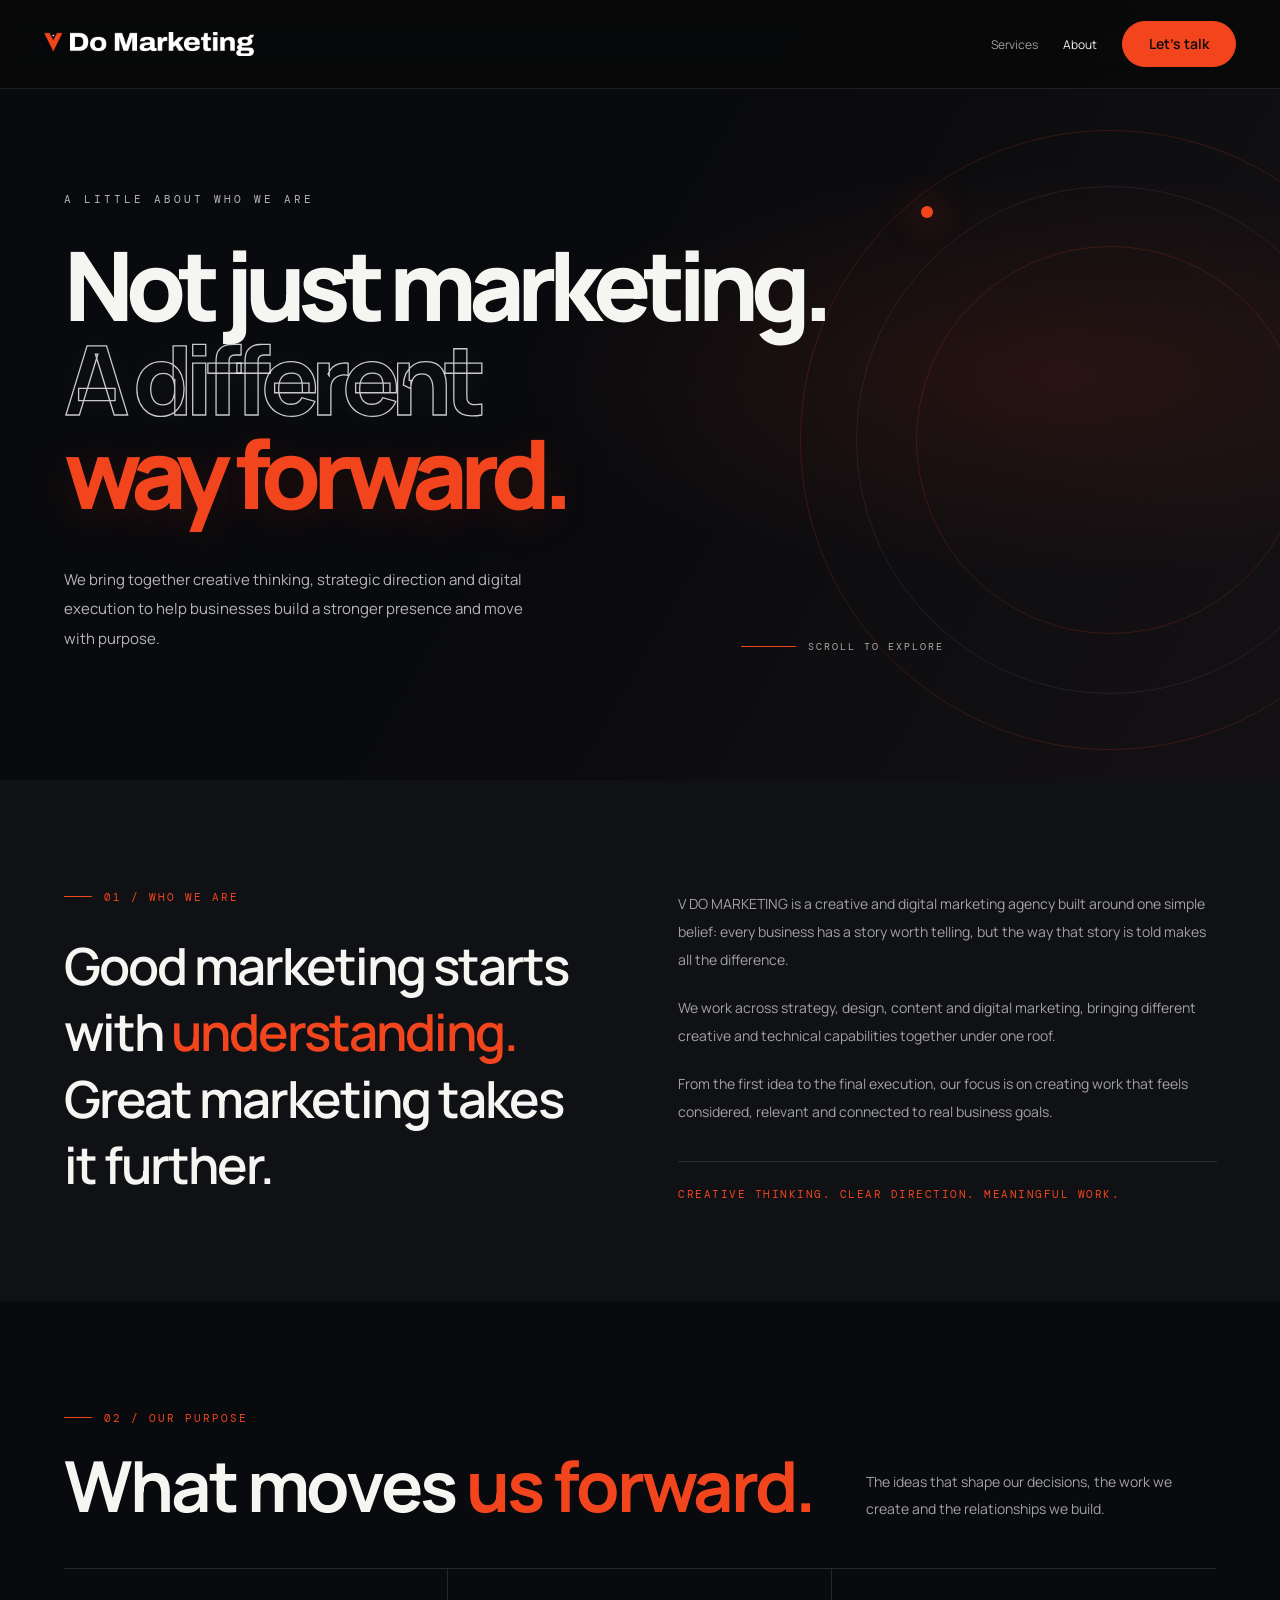
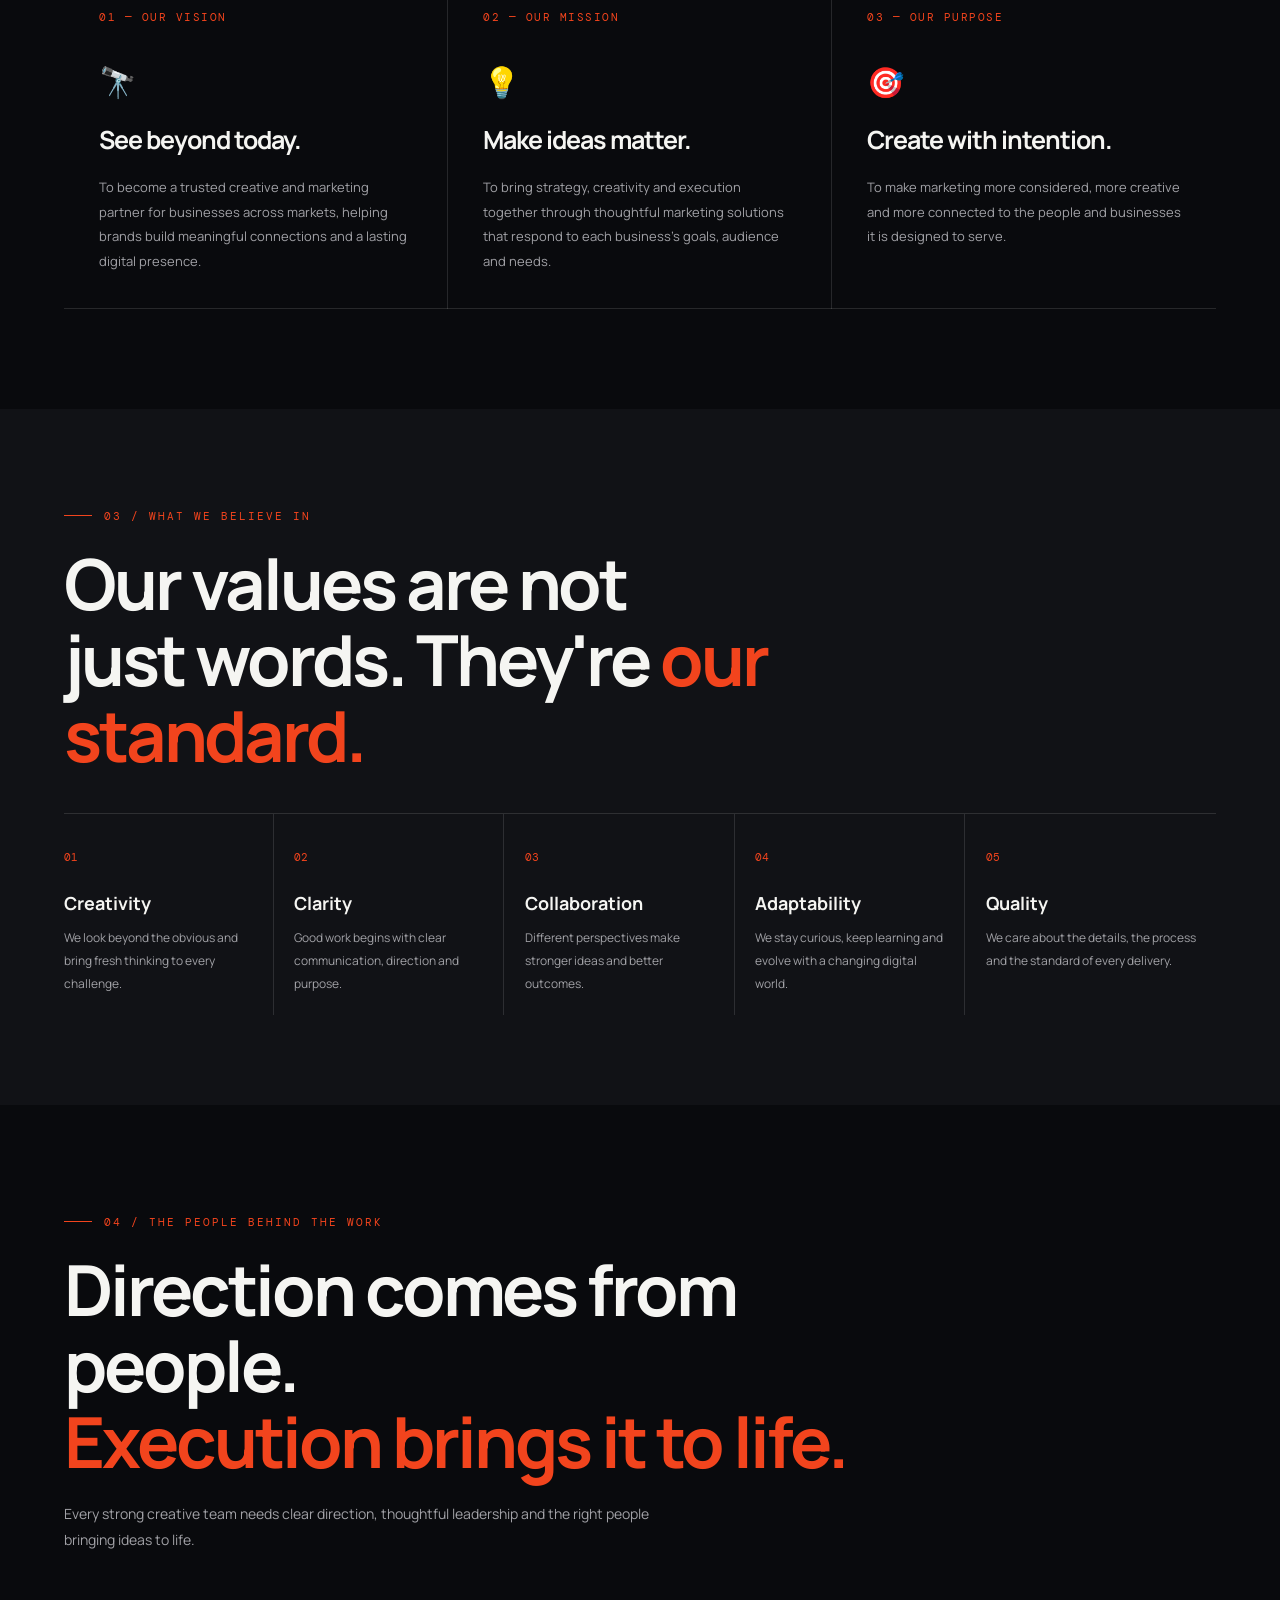
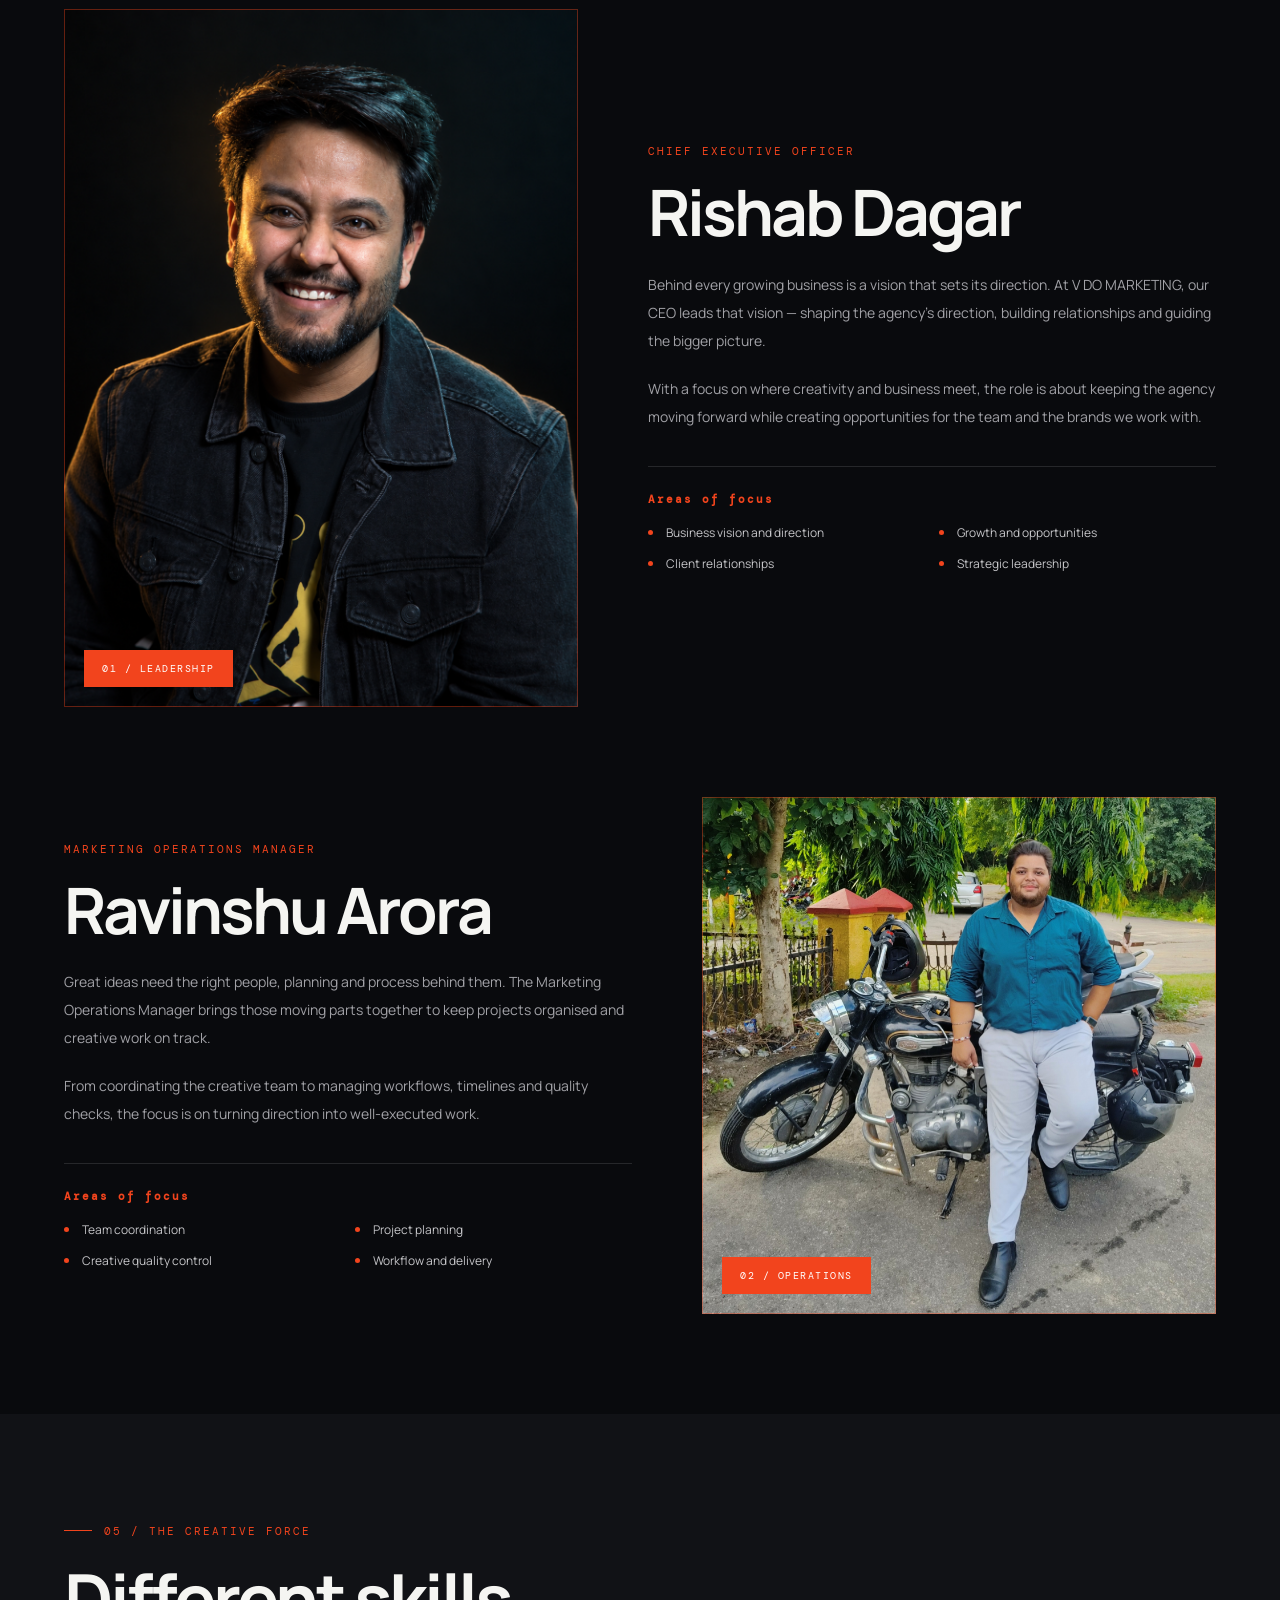
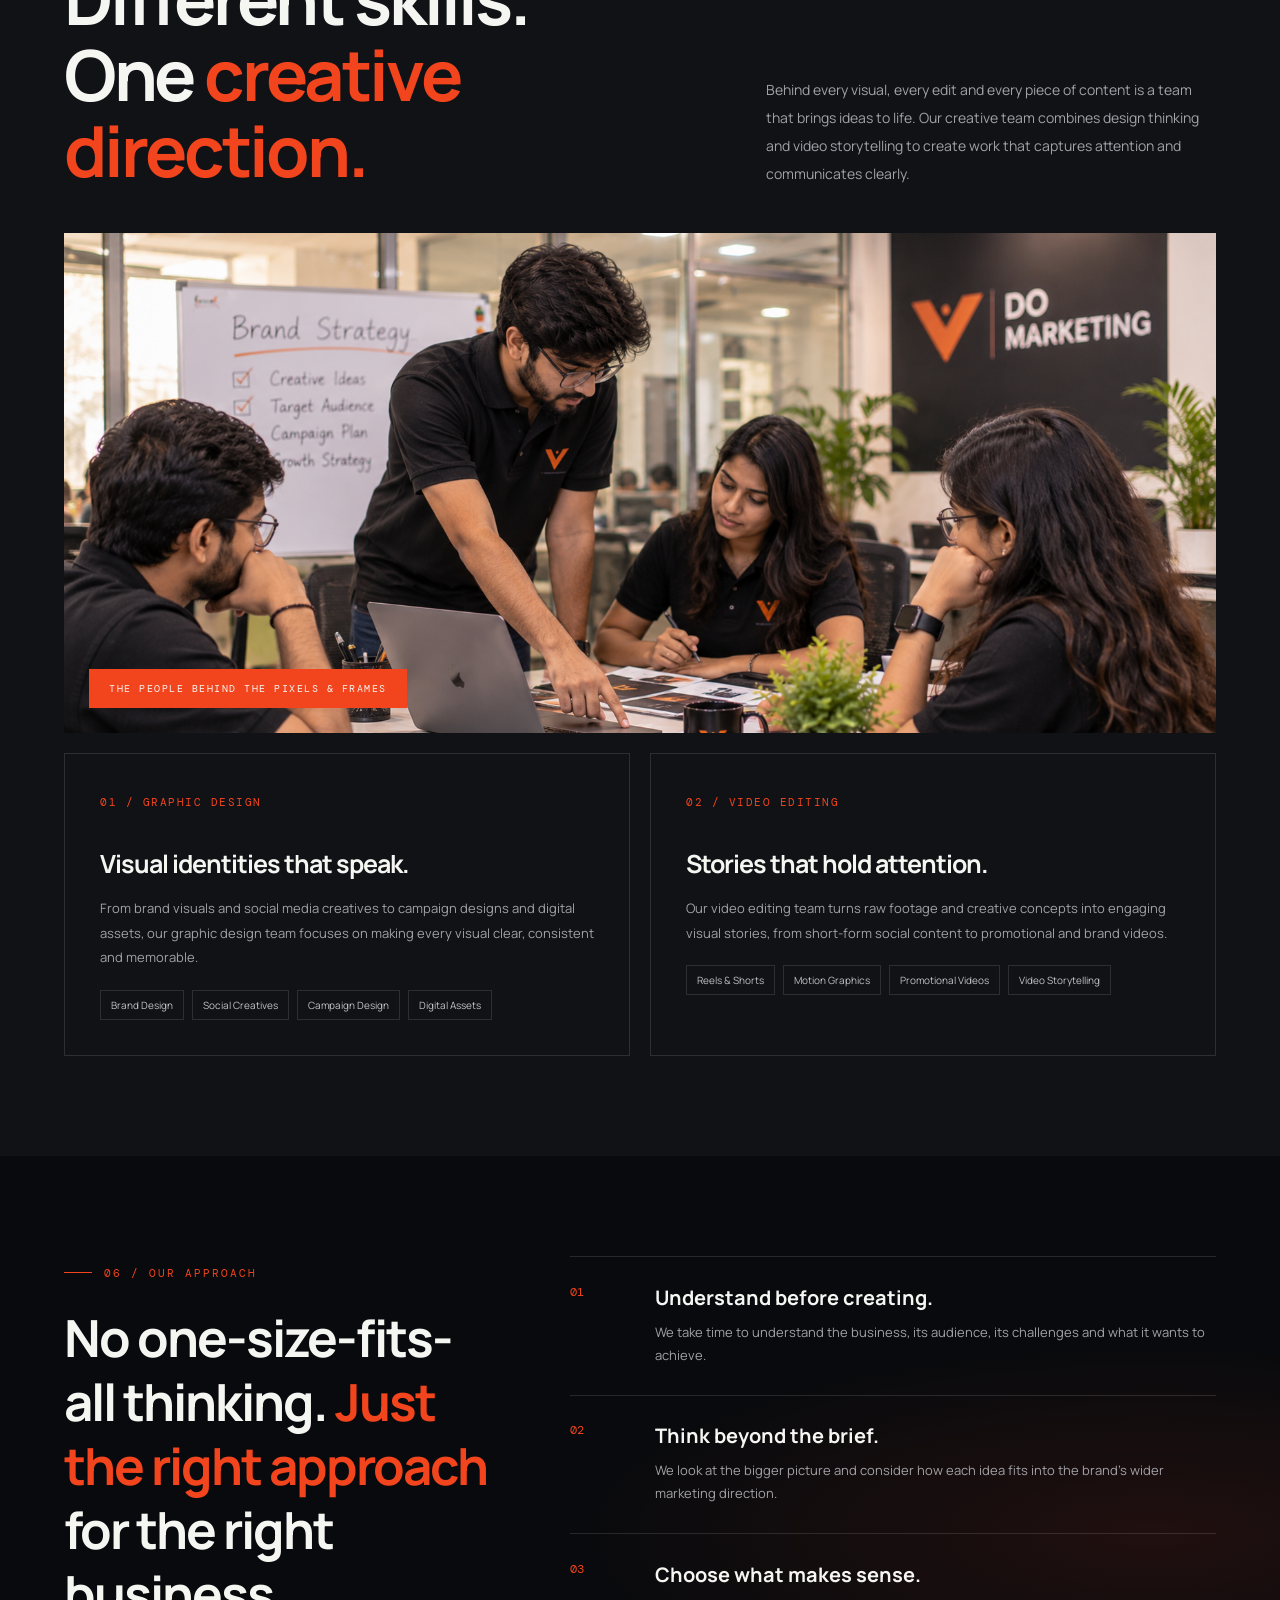
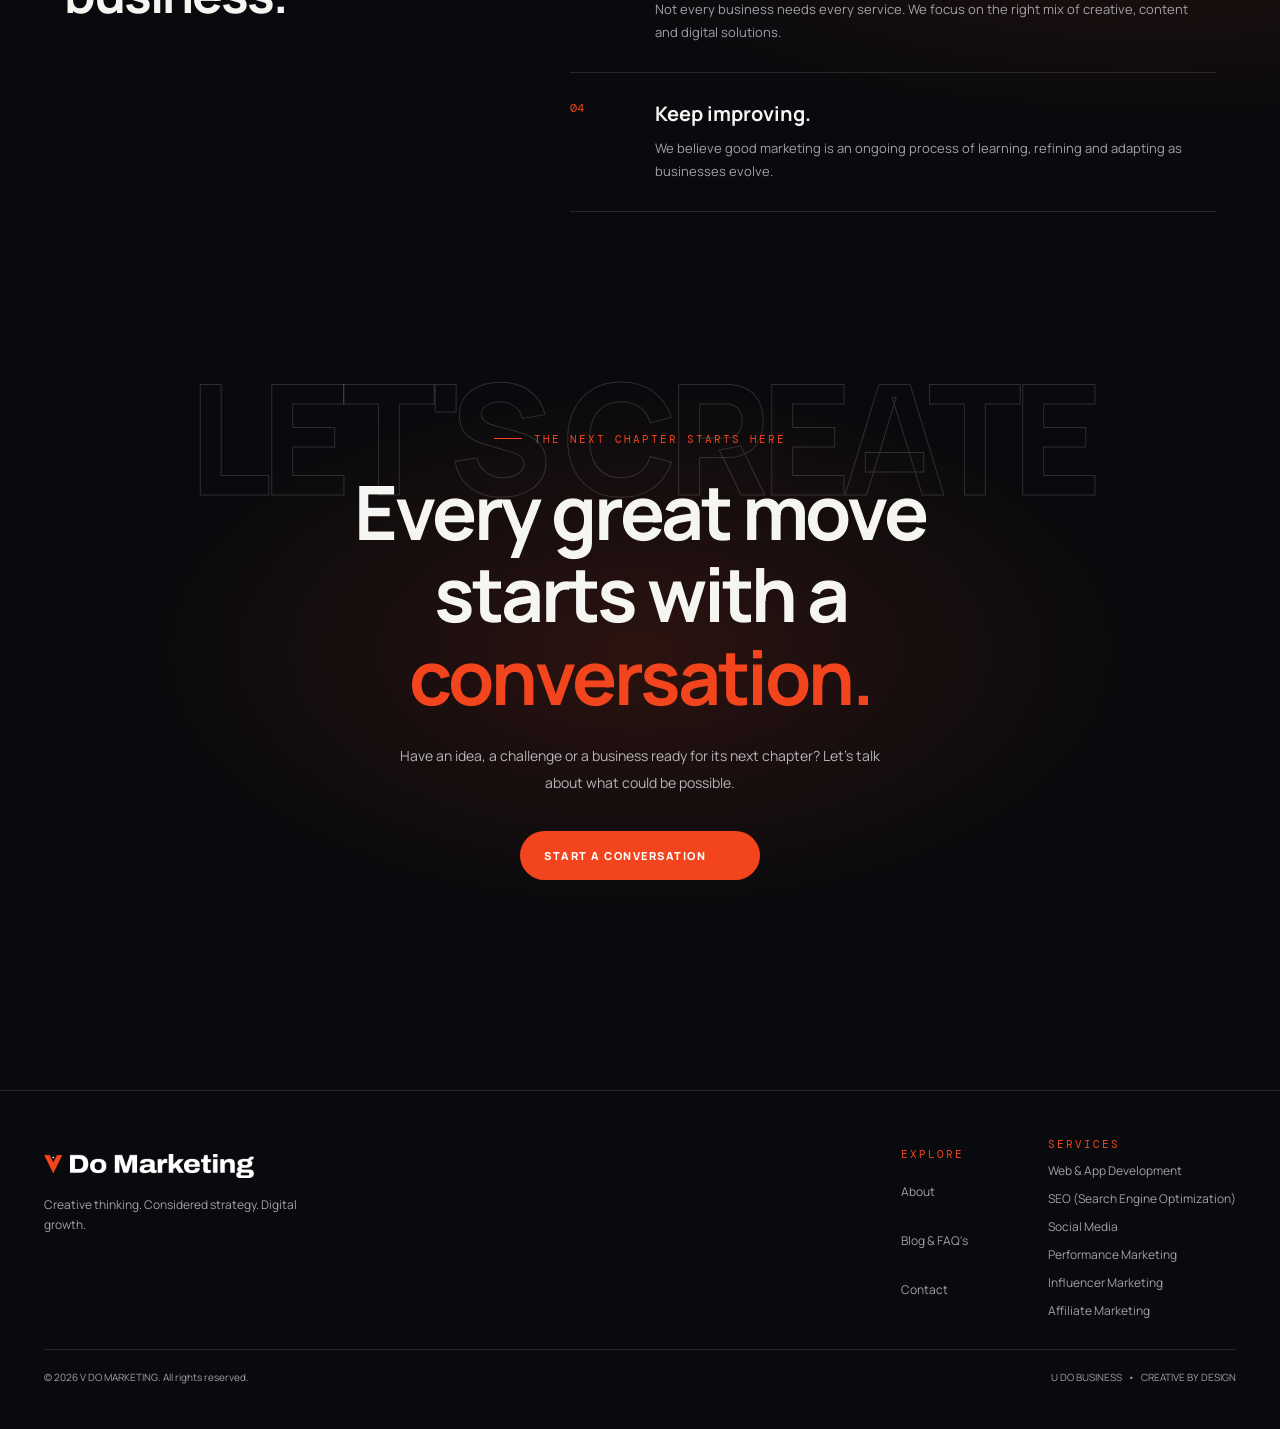
<file: about.html>
<!DOCTYPE html>
<html lang="en">
<head>
<meta charset="UTF-8">
<meta name="viewport" content="width=device-width, initial-scale=1.0">

<title>About Us | V DO MARKETING</title>
<meta name="description" content="Meet the people, vision and creative thinking behind V DO MARKETING.">
<meta name="theme-color" content="#090a0d">

<link rel="preconnect" href="https://fonts.googleapis.com">
<link rel="preconnect" href="https://fonts.gstatic.com" crossorigin>
<link href="https://fonts.googleapis.com/css2?family=DM+Mono:wght@400;500&family=DM+Sans:wght@400;500;600;700;800&family=Manrope:wght@400;500;600;700;800&display=swap" rel="stylesheet">

<!-- Homepage stylesheet: shared header and footer -->
<link rel="stylesheet" href="css/style.css">

<style>
:root{
  --bg:#090a0d;
  --bg2:#101115;
  --panel:#15161b;
  --orange:#f2441d;
  --white:#f5f5f2;
  --muted:#a1a1a6;
  --line:rgba(255,255,255,.12);
  --font:'Manrope',sans-serif;
}

*{margin:0;padding:0;box-sizing:border-box}
html{scroll-behavior:smooth}
body{
  background:var(--bg);
  color:var(--white);
  font-family:var(--font);
  overflow-x:hidden;
}
a{color:inherit;text-decoration:none}
img{display:block;max-width:100%}
button{font:inherit}
.container{width:min(1240px,90%);margin:auto}
::selection{background:var(--orange);color:white}

/* CURSOR GLOW */
.cursor-glow{
  position:fixed;
  width:440px;
  height:440px;
  left:0;
  top:0;
  transform:translate(-50%,-50%);
  pointer-events:none;
  z-index:0;
  background:radial-gradient(circle,rgba(242,68,29,.12),rgba(242,68,29,.045) 35%,transparent 70%);
  filter:blur(25px);
  opacity:.8;
  mix-blend-mode:screen;
  will-change:left,top;
}

/* SHARED */
.eyebrow{
  display:inline-flex;
  align-items:center;
  gap:12px;
  color:var(--orange);
  font-family:'DM Mono',monospace;
  font-size:11px;
  letter-spacing:2px;
  text-transform:uppercase;
}
.eyebrow:before{
  content:"";
  width:28px;
  height:1px;
  background:var(--orange);
}
.section-heading{
  max-width:850px;
  font-size:clamp(38px,5.5vw,72px);
  line-height:1.08;
  letter-spacing:-3px;
  font-weight:700;
  margin-top:22px;
}
.section-heading span{color:var(--orange)}
.section-intro{
  max-width:620px;
  color:var(--muted);
  line-height:1.9;
  font-size:14px;
  margin-top:22px;
}
section{position:relative;z-index:1}

/* HERO */
.about-hero{
  min-height:780px;
  display:flex;
  align-items:center;
  position:relative;
  overflow:hidden;
  padding:150px 0 85px;
  background:
    radial-gradient(ellipse at 82% 48%,rgba(242,68,29,.11),transparent 36%),
    linear-gradient(120deg,#090a0d 45%,#141114 100%);
}
.hero-content{position:relative;z-index:2;max-width:1000px}
.hero-kicker{
  color:#b6b6ba;
  font-family:'DM Mono',monospace;
  font-size:11px;
  letter-spacing:3px;
  text-transform:uppercase;
  margin-bottom:32px;
}
.hero-title{
  font-size:clamp(54px,7.5vw,100px);
  line-height:.98;
  letter-spacing:-8px;
  font-weight:800;
}
.hero-title .outline{
  color:transparent;
  -webkit-text-stroke:1.3px rgba(255,255,255,.78);
  text-shadow:0 0 30px rgba(255,255,255,.035);
}
.hero-title .orange{
  color:var(--orange);
  text-shadow:0 8px 45px rgba(242,68,29,.15);
}
.hero-bottom{
  display:flex;
  align-items:flex-end;
  justify-content:space-between;
  gap:35px;
  margin-top:45px;
  max-width:880px;
}
.hero-description{
  max-width:470px;
  color:#b5b5ba;
  font-size:15px;
  line-height:1.95;
}
.scroll-indicator{
  display:flex;
  align-items:center;
  gap:12px;
  color:#aaa;
  font-family:'DM Mono',monospace;
  font-size:10px;
  letter-spacing:2px;
  white-space:nowrap;
}
.scroll-line{width:55px;height:1px;background:var(--orange)}
.hero-orbit{
  position:absolute;
  width:620px;
  height:620px;
  border:1px solid rgba(242,68,29,.18);
  border-radius:50%;
  right:-140px;
  top:130px;
  animation:orbit 40s linear infinite;
}
.hero-orbit:before,.hero-orbit:after{
  content:"";
  position:absolute;
  inset:55px;
  border:1px solid rgba(255,255,255,.07);
  border-radius:50%;
}
.hero-orbit:after{
  inset:115px;
  border-color:rgba(242,68,29,.18);
}
.hero-dot{
  position:absolute;
  width:12px;
  height:12px;
  background:var(--orange);
  border-radius:50%;
  top:75px;
  left:120px;
  box-shadow:0 0 35px var(--orange);
}
@keyframes orbit{to{transform:rotate(360deg)}}

/* INTRO */
.intro-section{
  padding:100px 0;
  background:#101115;
}
.intro-grid{
  display:grid;
  grid-template-columns:1fr 1fr;
  gap:75px;
  align-items:start;
}
.intro-large{
  font-size:clamp(32px,4vw,52px);
  line-height:1.3;
  letter-spacing:-2px;
  font-weight:600;
  margin-top:28px;
}
.intro-large span{color:var(--orange)}
.intro-right{padding-top:10px}
.intro-right p{
  color:var(--muted);
  font-size:14px;
  line-height:2;
  margin-bottom:20px;
}
.intro-signature{
  margin-top:35px;
  padding-top:25px;
  border-top:1px solid var(--line);
  color:var(--orange);
  font-family:'DM Mono',monospace;
  font-size:11px;
  letter-spacing:1.5px;
  text-transform:uppercase;
}

/* PURPOSE */
.purpose-section{
  padding:100px 0;
  background:var(--bg);
}
.purpose-top{
  display:flex;
  justify-content:space-between;
  align-items:flex-end;
  gap:40px;
  margin-bottom:45px;
}
.purpose-top .section-intro{max-width:350px}
.purpose-grid{
  display:grid;
  grid-template-columns:repeat(3,1fr);
  border-top:1px solid var(--line);
  border-bottom:1px solid var(--line);
}
.purpose-card{
  min-height:300px;
  padding:35px 35px;
  border-right:1px solid var(--line);
  transition:.4s;
}
.purpose-card:last-child{border-right:0}
.purpose-card:hover{background:#15161b}
.purpose-number{
  color:var(--orange);
  font-family:'DM Mono',monospace;
  font-size:11px;
  letter-spacing:1.5px;
}
.purpose-icon{
  font-size:30px;
  margin:35px 0 20px;
  color:var(--orange);
}
.purpose-card h3{
  font-size:25px;
  letter-spacing:-1px;
  margin-bottom:18px;
}
.purpose-card p{
  color:var(--muted);
  font-size:13px;
  line-height:1.9;
}

/* VALUES */
.values-section{
  padding:90px 0;
  background:#111216;
}
.values-heading{margin-bottom:40px}
.values-grid{
  display:grid;
  grid-template-columns:repeat(5,1fr);
  border-top:1px solid var(--line);
}
.value-item{
  padding:30px 20px 20px 0;
  border-right:1px solid var(--line);
  margin-right:20px;
}
.value-item:last-child{border-right:0;margin-right:0}
.value-item span{
  color:var(--orange);
  font-family:'DM Mono',monospace;
  font-size:11px;
}
.value-item h3{font-size:18px;margin:25px 0 12px}
.value-item p{color:var(--muted);font-size:12px;line-height:1.9}

/* LEADERSHIP */
.leadership-section{
  padding:100px 0;
  background:var(--bg);
}
.leadership-header{margin-bottom:55px}
.people-profile{
  display:grid;
  grid-template-columns:.95fr 1.05fr;
  gap:70px;
  align-items:center;
  margin-bottom:90px;
}
.people-profile:last-child{margin-bottom:0}
.people-profile.reverse{grid-template-columns:1.05fr .95fr}
.people-profile.reverse .profile-image{order:2}
.profile-image{
  position:relative;
  width:100%;
  height:auto;
  min-height:0;
  background:#1b1b20;
  overflow:hidden;
}
.profile-image img{
  display:block;
  width:100%;
  height:auto;
  max-width:100%;
  object-fit:contain;
  object-position:center;
  filter:none;
  transition:none;
}
.profile-image:hover img{
  filter:none;
  transform:none;
}
.profile-image:after{
  content:"";
  position:absolute;
  inset:0;
  border:1px solid rgba(242,68,29,.4);
  pointer-events:none;
}
.profile-index{
  position:absolute;
  z-index:2;
  bottom:20px;
  left:20px;
  background:var(--orange);
  padding:12px 18px;
  color:#fff;
  font-family:'DM Mono',monospace;
  font-size:10px;
  letter-spacing:1.5px;
}
.profile-role{
  color:var(--orange);
  font-family:'DM Mono',monospace;
  font-size:11px;
  letter-spacing:2px;
  text-transform:uppercase;
  margin-bottom:20px;
}
.profile-name{
  font-size:clamp(40px,5vw,68px);
  letter-spacing:-3px;
  line-height:1.05;
  margin-bottom:25px;
}
.profile-content>p{
  color:var(--muted);
  font-size:14px;
  line-height:2;
  margin-bottom:20px;
}
.profile-focus{
  margin-top:35px;
  padding-top:25px;
  border-top:1px solid var(--line);
}
.profile-focus h4{
  font-family:'DM Mono',monospace;
  font-size:11px;
  letter-spacing:2px;
  color:var(--orange);
  margin-bottom:18px;
}
.profile-focus ul{
  list-style:none;
  display:grid;
  grid-template-columns:1fr 1fr;
  gap:14px;
}
.profile-focus li{
  color:#c5c5c8;
  font-size:12px;
  padding-left:18px;
  position:relative;
}
.profile-focus li:before{
  content:"";
  width:5px;
  height:5px;
  background:var(--orange);
  border-radius:50%;
  position:absolute;
  left:0;
  top:6px;
}

/* CREATIVE TEAM */
.creative-section{
  padding:100px 0;
  background:#111216;
}
.creative-top{
  display:grid;
  grid-template-columns:1fr .7fr;
  gap:60px;
  align-items:end;
  margin-bottom:45px;
}
.creative-description{
  color:var(--muted);
  font-size:14px;
  line-height:2;
}
.creative-photo{
  width:100%;
  height:500px;
  position:relative;
  overflow:hidden;
  background:#202126;
}
.creative-photo img{
  width:100%;
  height:100%;
  object-fit:cover;
  transition:.8s;
}
.creative-photo:hover img{transform:scale(1.04)}
.creative-photo-label{
  position:absolute;
  bottom:25px;
  left:25px;
  background:var(--orange);
  padding:13px 20px;
  font-family:'DM Mono',monospace;
  font-size:10px;
  letter-spacing:1.5px;
  text-transform:uppercase;
}
.creative-disciplines{
  display:grid;
  grid-template-columns:1fr 1fr;
  gap:20px;
  margin-top:20px;
}
.discipline-card{
  border:1px solid var(--line);
  padding:35px;
  min-height:260px;
  transition:.4s;
}
.discipline-card:hover{
  border-color:var(--orange);
  background:rgba(242,68,29,.045);
  transform:translateY(-5px);
}
.discipline-card .number{
  color:var(--orange);
  font-family:'DM Mono',monospace;
  font-size:11px;
  letter-spacing:1.5px;
}
.discipline-card h3{
  font-size:25px;
  margin:35px 0 15px;
  letter-spacing:-1px;
}
.discipline-card p{
  color:var(--muted);
  font-size:13px;
  line-height:1.9;
}
.discipline-tags{
  display:flex;
  flex-wrap:wrap;
  gap:8px;
  margin-top:20px;
}
.discipline-tags span{
  border:1px solid var(--line);
  padding:7px 10px;
  color:#c3c3c6;
  font-size:10px;
}

/* APPROACH */
.approach-section{
  padding:100px 0;
  background:
    radial-gradient(ellipse at 90% 50%,rgba(242,68,29,.10),transparent 35%),
    #090a0d;
}
.approach-layout{
  display:grid;
  grid-template-columns:.8fr 1.2fr;
  gap:75px;
  align-items:start;
}
.approach-statement{
  font-size:clamp(32px,4vw,52px);
  line-height:1.25;
  letter-spacing:-2px;
  margin-top:25px;
}
.approach-statement span{color:var(--orange)}
.approach-list{border-top:1px solid var(--line)}
.approach-item{
  display:grid;
  grid-template-columns:65px 1fr;
  gap:20px;
  padding:27px 0;
  border-bottom:1px solid var(--line);
}
.approach-item .num{
  color:var(--orange);
  font-family:'DM Mono',monospace;
  font-size:12px;
}
.approach-item h3{
  font-size:20px;
  margin-bottom:10px;
}
.approach-item p{
  color:var(--muted);
  font-size:13px;
  line-height:1.8;
  max-width:550px;
}

/* PROCESS */
.process-section{
  padding:100px 0;
  background:#111216;
}
.process-header{margin-bottom:45px}
.process-grid{
  display:grid;
  grid-template-columns:repeat(4,1fr);
  border-top:1px solid var(--line);
  border-bottom:1px solid var(--line);
}
.process-card{
  padding:35px 25px 40px 0;
  margin-right:25px;
  border-right:1px solid var(--line);
}
.process-card:last-child{
  border-right:0;
  margin-right:0;
}
.process-card span{
  color:var(--orange);
  font-family:'DM Mono',monospace;
  font-size:11px;
  letter-spacing:1.5px;
}
.process-card h3{
  font-size:22px;
  margin:35px 0 15px;
}
.process-card p{
  color:var(--muted);
  font-size:12px;
  line-height:1.9;
}

/* CTA */
.about-cta{
  padding:110px 0;
  text-align:center;
  position:relative;
  overflow:hidden;
  background:
    radial-gradient(ellipse at center,rgba(242,68,29,.15),transparent 55%),
    #090a0d;
}
.cta-outline{
  font-size:clamp(65px,12vw,160px);
  font-weight:800;
  letter-spacing:-10px;
  line-height:.9;
  color:transparent;
  -webkit-text-stroke:1px rgba(255,255,255,.15);
  white-space:nowrap;
  position:absolute;
  left:50%;
  top:55px;
  transform:translateX(-50%);
  pointer-events:none;
}
.cta-content{
  position:relative;
  z-index:2;
}
.cta-content h2{
  font-size:clamp(38px,6vw,75px);
  line-height:1.1;
  letter-spacing:-3px;
  max-width:850px;
  margin:25px auto;
}
.cta-content h2 span{color:var(--orange)}
.cta-content p{
  color:#b5b5ba;
  font-size:14px;
  line-height:1.9;
  max-width:500px;
  margin:0 auto 35px;
}
.cta-button{
  display:inline-flex;
  align-items:center;
  gap:30px;
  padding:17px 24px;
  background:var(--orange);
  color:white;
  font-size:11px;
  font-weight:800;
  letter-spacing:1.5px;
  transition:.3s;
}
.cta-button:hover{
  background:white;
  color:var(--bg);
  transform:translateY(-4px);
}

/* REVEAL */
.reveal{
  opacity:0;
  transform:translateY(35px);
  transition:opacity .8s ease,transform .8s ease;
}
.reveal.visible{
  opacity:1;
  transform:translateY(0);
}

/* =========================================================
   RESPONSIVE
========================================================= */

@media(max-width:1000px){

  .intro-grid,
  .approach-layout{
    grid-template-columns:1fr;
    gap:45px;
  }

  .purpose-grid{
    grid-template-columns:1fr;
  }

  .purpose-card{
    min-height:auto;
    border-right:0;
    border-bottom:1px solid var(--line);
  }

  .purpose-card:last-child{
    border-bottom:0;
  }

  .values-grid{
    grid-template-columns:repeat(2,1fr);
    gap:25px;
  }

  .value-item{
    border-right:0;
    border-bottom:1px solid var(--line);
    padding-bottom:25px;
  }

  .people-profile,
  .people-profile.reverse{
    grid-template-columns:1fr;
    gap:40px;
  }

  .people-profile.reverse .profile-image{
    order:0;
  }

  .creative-top{
    grid-template-columns:1fr;
    gap:20px;
  }

  .process-grid{
    grid-template-columns:repeat(2,1fr);
  }

  .process-card:nth-child(2){
    border-right:0;
  }
}

/* MOBILE */
@media(max-width:700px){

  .about-hero{
    min-height:700px;
    padding:135px 0 75px;
  }

  .hero-title{
    font-size:clamp(48px,12vw,78px);
    letter-spacing:-5px;
  }

  .hero-bottom{
    display:block;
    margin-top:35px;
  }

  .scroll-indicator{
    margin-top:30px;
  }

  .hero-orbit{
    width:390px;
    height:390px;
    right:-250px;
    top:240px;
  }

  .intro-section,
  .purpose-section,
  .leadership-section,
  .creative-section,
  .approach-section,
  .process-section{
    padding:65px 0;
  }

  .section-heading{
    letter-spacing:-2px;
  }

  .purpose-top{
    margin-bottom:35px;
  }

  .values-section{
    padding:65px 0;
  }

  .values-heading{
    margin-bottom:35px;
  }

  .values-grid{
    grid-template-columns:1fr;
  }

  .value-item{
    margin-right:0;
  }

  .leadership-header{
    margin-bottom:45px;
  }

  .people-profile{
    gap:30px;
    margin-bottom:65px;
  }

  .profile-image,
  .profile-image img{
    min-height:0;
    height:auto;
  }

  .profile-name{
    font-size:45px;
  }

  .profile-focus ul{
    grid-template-columns:1fr;
  }

  .creative-top{
    gap:15px;
    margin-bottom:35px;
  }

  .creative-photo{
    height:330px;
  }

  .creative-disciplines{
    grid-template-columns:1fr;
    margin-top:15px;
  }

  .discipline-card{
    min-height:auto;
  }

  .approach-layout{
    gap:45px;
  }

  .process-header{
    margin-bottom:40px;
  }

  .process-grid{
    grid-template-columns:1fr;
  }

  .process-card{
    border-right:0;
    border-bottom:1px solid var(--line);
    margin-right:0;
  }

  .process-card:last-child{
    border-bottom:0;
  }

  .cta-outline{
    font-size:75px;
    letter-spacing:-5px;
    top:75px;
  }

  .about-cta{
    padding:95px 0;
  }
}

/* REDUCED MOTION */
@media(prefers-reduced-motion:reduce){

  *,
  *:before,
  *:after{
    animation-duration:.01ms!important;
    transition-duration:.01ms!important;
    scroll-behavior:auto!important;
  }

  .reveal{
    opacity:1;
    transform:none;
  }

  .cursor-glow{
    display:none;
  }
}
</style>

<!-- ABOUT PAGE FOOTER — MATCH SHARED FOOTER SPACING -->
<style id="about-footer-spacing-fix">

.footer {
  padding-top:46px !important;
}

.footer-top {
  padding-bottom:30px !important;
}

.footer-links {
  gap:80px !important;
}

.footer-links > div {
  gap:11px !important;
}

.footer-links .eyebrow {
  margin-bottom:0 !important;
}

/* REMOVE ORANGE LINES FROM EXPLORE / SERVICES */
.footer .eyebrow::before {
  display:none !important;
}

.footer-bottom {
  padding-top:20px !important;
  padding-bottom:20px !important;
}

@media (max-width:700px){

  .footer {
    padding-top:46px !important;
  }

  .footer-top {
    padding-bottom:30px !important;
  }

  .footer-links {
    gap:80px !important;
  }

  .footer-links > div {
    gap:11px !important;
  }

  .footer-bottom {
    padding-top:18px !important;
    padding-bottom:18px !important;
  }

}
</style>

</head>

<body>

<div class="cursor-glow" aria-hidden="true"></div>

<!-- HEADER - SAME AS HOMEPAGE -->
<header class="site-header">

  <div class="wrap nav">

    <a class="logo logo-image"
       href="index.html"
       aria-label="V DO MARKETING Home">

      <img
        src="assets/vdo-logo.png"
        alt="V DO MARKETING - U do Business, V do Marketing">

    </a>

    <button
      class="menu-toggle"
      type="button"
      aria-label="Open navigation menu"
      aria-expanded="false"
      aria-controls="primary-navigation">

      <span aria-hidden="true">☰</span>

    </button>

    <nav
      class="nav-links"
      id="primary-navigation"
      aria-label="Main navigation">


      <a data-nav href="index.html#services">
        Services
      </a>

      <a data-nav href="about.html">
        About
      </a>

      <a class="nav-cta" href="contact.html">
        Let's talk <span aria-hidden="true"></span>
      </a>

    </nav>

  </div>

</header>

<!-- HERO -->
<section class="about-hero">

  <div class="hero-orbit">
    <div class="hero-dot"></div>
  </div>

  <div class="container">

    <div class="hero-content reveal">

      <p class="hero-kicker">
        A little about who we are
      </p>

      <h1 class="hero-title">

        Not just marketing.
        <span class="outline">
          <br>
          A different
        </span>
        <br>

        <span class="orange">
          way forward.
        </span>

      </h1>

      <div class="hero-bottom">

        <p class="hero-description">
          We bring together creative thinking, strategic direction and
          digital execution to help businesses build a stronger presence
          and move with purpose.
        </p>

        <div class="scroll-indicator">

          <span class="scroll-line"></span>
          SCROLL TO EXPLORE

        </div>

      </div>

    </div>

  </div>

</section>

<!-- WHO WE ARE -->
<section class="intro-section">

  <div class="container intro-grid">

    <div class="reveal">

      <span class="eyebrow">
        01 / Who we are
      </span>

      <h2 class="intro-large">

        Good marketing starts with
        <span>understanding.</span>

        Great marketing takes it further.

      </h2>

    </div>

    <div class="intro-right reveal">

      <p>
        V DO MARKETING is a creative and digital marketing agency built around one simple belief: every business has a story worth telling, but the way that story is told makes all the difference.
      </p>

      <p>
        We work across strategy, design, content and digital marketing, bringing different creative and technical capabilities together under one roof.
      </p>

      <p>
        From the first idea to the final execution, our focus is on creating work that feels considered, relevant and connected to real business goals.
      </p>

      <div class="intro-signature">
        Creative thinking. Clear direction. Meaningful work.
      </div>

    </div>

  </div>

</section>

<!-- VISION / MISSION / PURPOSE -->
<section class="purpose-section">

  <div class="container">

    <div class="purpose-top reveal">

      <div>

        <span class="eyebrow">
          02 / Our purpose
        </span>

        <h2 class="section-heading">
          What moves <span>us forward.</span>
        </h2>

      </div>

      <p class="section-intro">
        The ideas that shape our decisions, the work we create and the relationships we build.
      </p>

    </div>

    <div class="purpose-grid">

      <article class="purpose-card reveal">

        <span class="purpose-number">
          01 — OUR VISION
        </span>

        <div class="purpose-icon">
          🔭
        </div>

        <h3>
          See beyond today.
        </h3>

        <p>
          To become a trusted creative and marketing partner for businesses across markets, helping brands build meaningful connections and a lasting digital presence.
        </p>

      </article>

      <article class="purpose-card reveal">

        <span class="purpose-number">
          02 — OUR MISSION
        </span>

        <div class="purpose-icon">
          💡
        </div>

        <h3>
          Make ideas matter.
        </h3>

        <p>
          To bring strategy, creativity and execution together through thoughtful marketing solutions that respond to each business's goals, audience and needs.
        </p>

      </article>

      <article class="purpose-card reveal">

        <span class="purpose-number">
          03 — OUR PURPOSE
        </span>

        <div class="purpose-icon">
          🎯
        </div>

        <h3>
          Create with intention.
        </h3>

        <p>
          To make marketing more considered, more creative and more connected to the people and businesses it is designed to serve.
        </p>

      </article>

    </div>

  </div>

</section>

<!-- VALUES -->
<section class="values-section">

  <div class="container">

    <div class="values-heading reveal">

      <span class="eyebrow">
        03 / What we believe in
      </span>

      <h2 class="section-heading">

        Our values are not<br>
        just words. They're
        <span>our standard.</span>

      </h2>

    </div>

    <div class="values-grid">

      <article class="value-item reveal">

        <span>01</span>

        <h3>
          Creativity
        </h3>

        <p>
          We look beyond the obvious and bring fresh thinking to every challenge.
        </p>

      </article>

      <article class="value-item reveal">

        <span>02</span>

        <h3>
          Clarity
        </h3>

        <p>
          Good work begins with clear communication, direction and purpose.
        </p>

      </article>

      <article class="value-item reveal">

        <span>03</span>

        <h3>
          Collaboration
        </h3>

        <p>
          Different perspectives make stronger ideas and better outcomes.
        </p>

      </article>

      <article class="value-item reveal">

        <span>04</span>

        <h3>
          Adaptability
        </h3>

        <p>
          We stay curious, keep learning and evolve with a changing digital world.
        </p>

      </article>

      <article class="value-item reveal">

        <span>05</span>

        <h3>
          Quality
        </h3>

        <p>
          We care about the details, the process and the standard of every delivery.
        </p>

      </article>

    </div>

  </div>

</section>

<!-- LEADERSHIP -->
<section class="leadership-section">

  <div class="container">

    <div class="leadership-header reveal">

      <span class="eyebrow">
        04 / The people behind the work
      </span>

      <h2 class="section-heading">

        Direction comes from people.<br>

        <span>
          Execution brings it to life.
        </span>

      </h2>

      <p class="section-intro">
        Every strong creative team needs clear direction, thoughtful leadership and the right people bringing ideas to life.
      </p>

    </div>

    <article class="people-profile reveal">

      <div class="profile-image">

        <img
          src="assets/Rishab.png"
          alt="CEO of V DO MARKETING">

        <span class="profile-index">
          01 / LEADERSHIP
        </span>

      </div>

      <div class="profile-content">

        <div class="profile-role">
          Chief Executive Officer
        </div>

        <h3 class="profile-name">
          Rishab Dagar
        </h3>

        <p>
          Behind every growing business is a vision that sets its direction. At V DO MARKETING, our CEO leads that vision — shaping the agency's direction, building relationships and guiding the bigger picture.
        </p>

        <p>
          With a focus on where creativity and business meet, the role is about keeping the agency moving forward while creating opportunities for the team and the brands we work with.
        </p>

        <div class="profile-focus">

          <h4>
            Areas of focus
          </h4>

          <ul>

            <li>
              Business vision and direction
            </li>

            <li>
              Growth and opportunities
            </li>

            <li>
              Client relationships
            </li>

            <li>
              Strategic leadership
            </li>

          </ul>

        </div>

      </div>

    </article>

    <article class="people-profile reverse reveal">

      <div class="profile-image">

        <img
          src="assets/Ravi.jpeg"
          alt="Marketing Operations Manager at V DO MARKETING">

        <span class="profile-index">
          02 / OPERATIONS
        </span>

      </div>

      <div class="profile-content">

        <div class="profile-role">
          Marketing Operations Manager
        </div>

        <h3 class="profile-name">
          Ravinshu Arora
        </h3>

        <p>
          Great ideas need the right people, planning and process behind them. The Marketing Operations Manager brings those moving parts together to keep projects organised and creative work on track.
        </p>

        <p>
          From coordinating the creative team to managing workflows, timelines and quality checks, the focus is on turning direction into well-executed work.
        </p>

        <div class="profile-focus">

          <h4>
            Areas of focus
          </h4>

          <ul>

            <li>
              Team coordination
            </li>

            <li>
              Project planning
            </li>

            <li>
              Creative quality control
            </li>

            <li>
              Workflow and delivery
            </li>

          </ul>

        </div>

      </div>

    </article>

  </div>

</section>

<!-- CREATIVE TEAM -->
<section class="creative-section">

  <div class="container">

    <div class="creative-top reveal">

      <div>

        <span class="eyebrow">
          05 / The creative force
        </span>

        <h2 class="section-heading">

          Different skills.<br>

          One
          <span>
            creative direction.
          </span>

        </h2>

      </div>

      <p class="creative-description">
        Behind every visual, every edit and every piece of content is a team that brings ideas to life. Our creative team combines design thinking and video storytelling to create work that captures attention and communicates clearly.
      </p>

    </div>

    <div class="creative-photo reveal">

      <img
        src="assets/blog-03.png"
        alt="The creative team at V DO MARKETING">

      <div class="creative-photo-label">
        The people behind the pixels & frames
      </div>

    </div>

    <div class="creative-disciplines">

      <article class="discipline-card reveal">

        <span class="number">
          01 / GRAPHIC DESIGN
        </span>

        <h3>
          Visual identities that speak.
        </h3>

        <p>
          From brand visuals and social media creatives to campaign designs and digital assets, our graphic design team focuses on making every visual clear, consistent and memorable.
        </p>

        <div class="discipline-tags">

          <span>
            Brand Design
          </span>

          <span>
            Social Creatives
          </span>

          <span>
            Campaign Design
          </span>

          <span>
            Digital Assets
          </span>

        </div>

      </article>

      <article class="discipline-card reveal">

        <span class="number">
          02 / VIDEO EDITING
        </span>

        <h3>
          Stories that hold attention.
        </h3>

        <p>
          Our video editing team turns raw footage and creative concepts into engaging visual stories, from short-form social content to promotional and brand videos.
        </p>

        <div class="discipline-tags">

          <span>
            Reels & Shorts
          </span>

          <span>
            Motion Graphics
          </span>

          <span>
            Promotional Videos
          </span>

          <span>
            Video Storytelling
          </span>

        </div>

      </article>

    </div>

  </div>

</section>

<!-- APPROACH -->
<section class="approach-section">

  <div class="container approach-layout">

    <div class="reveal">

      <span class="eyebrow">
        06 / Our approach
      </span>

      <h2 class="approach-statement">

        No one-size-fits-all thinking.

        <span>
          Just the right approach
        </span>

        for the right business.

      </h2>

    </div>

    <div class="approach-list">

      <article class="approach-item reveal">

        <span class="num">
          01
        </span>

        <div>

          <h3>
            Understand before creating.
          </h3>

          <p>
            We take time to understand the business, its audience, its challenges and what it wants to achieve.
          </p>

        </div>

      </article>

      <article class="approach-item reveal">

        <span class="num">
          02
        </span>

        <div>

          <h3>
            Think beyond the brief.
          </h3>

          <p>
            We look at the bigger picture and consider how each idea fits into the brand's wider marketing direction.
          </p>

        </div>

      </article>

      <article class="approach-item reveal">

        <span class="num">
          03
        </span>

        <div>

          <h3>
            Choose what makes sense.
          </h3>

          <p>
            Not every business needs every service. We focus on the right mix of creative, content and digital solutions.
          </p>

        </div>

      </article>

      <article class="approach-item reveal">

        <span class="num">
          04
        </span>

        <div>

          <h3>
            Keep improving.
          </h3>

          <p>
            We believe good marketing is an ongoing process of learning, refining and adapting as businesses evolve.
          </p>

        </div>

      </article>

    </div>

  </div>

</section>

<!-- CTA -->
<section class="about-cta">

  <div class="cta-outline">
    LET'S CREATE
  </div>

  <div class="container cta-content reveal">

    <span class="eyebrow">
      The next chapter starts here
    </span>

    <h2>

      Every great move<br>

      starts with a
      <span>
        conversation.
      </span>

    </h2>

    <p>
      Have an idea, a challenge or a business ready for its next chapter? Let's talk about what could be possible.
    </p>

    <a href="contact.html" class="cta-button">

      START A CONVERSATION
      <span></span>

    </a>

  </div>

</section>

<!-- =========================================================
     FOOTER
========================================================= -->

<footer class="footer">

  <div class="wrap">

    <div class="footer-top">

      <div>

        <a class="logo logo-image" href="index.html">

          <img
            src="assets/vdo-logo.png"
            alt="V DO MARKETING">

        </a>

        <p
          class="muted"
          style="max-width:260px;line-height:1.7;font-size:12px">

          Creative thinking.
          Considered strategy.
          Digital growth.

        </p>

      </div>

      <div class="footer-links">

        <div>

          <span class="eyebrow">
            EXPLORE
          </span>

          <a href="about.html">
            About
          </a>

          <a href="blog.html">
            Blog & FAQ's
          </a>

          <a href="contact.html">
            Contact
          </a>

        </div>

        <div>

          <span class="eyebrow">
            SERVICES
          </span>

          <a href="services/website-development.html">
            Web & App Development
          </a>

          <a href="services/seo.html">
            SEO (Search Engine Optimization)
          </a>

          <a href="services/social-media-management.html">
            Social Media
          </a>

          <a href="services/paid-ads.html">
            Performance Marketing
          </a>

          <a href="services/influencer-marketing.html">
            Influencer Marketing
          </a>

          <a href="services/affiliate-marketing.html">
            Affiliate Marketing
          </a>

        </div>

      </div>

    </div>

    <div class="footer-bottom">

      <span>

        ©
        <span data-year></span>

        V DO MARKETING.
        All rights reserved.

      </span>

      <span>

        U DO BUSINESS
        &nbsp; • &nbsp;
        CREATIVE BY DESIGN

      </span>

    </div>

  </div>

</footer>

<!-- HOMEPAGE SCRIPTS -->
<script src="js/site-config.js"></script>
<script src="js/main.js"></script>

<!-- ABOUT PAGE ANIMATIONS -->
<script>
(() => {

  // Cursor-follow glow
  const glow = document.querySelector(".cursor-glow");

  if (
    glow &&
    window.matchMedia("(pointer:fine)").matches &&
    !window.matchMedia("(prefers-reduced-motion: reduce)").matches
  ) {

    window.addEventListener("pointermove", event => {

      glow.style.left = event.clientX + "px";
      glow.style.top = event.clientY + "px";

    }, { passive:true });

  }

  // Scroll reveal
  const revealElements = document.querySelectorAll(".reveal");

  if ("IntersectionObserver" in window) {

    const observer = new IntersectionObserver(entries => {

      entries.forEach(entry => {

        if (entry.isIntersecting) {

          entry.target.classList.add("visible");
          observer.unobserve(entry.target);

        }

      });

    }, {
      threshold:0.12
    });

    revealElements.forEach(element => {

      observer.observe(element);

    });

  } else {

    revealElements.forEach(element => {

      element.classList.add("visible");

    });

  }

  // Footer year
  document.querySelectorAll("[data-year]").forEach(element => {

    element.textContent = new Date().getFullYear();

  });

})();
</script>

</body>
</html>
</file>
<file: css/style.css>
@import url('https://fonts.googleapis.com/css2?family=DM+Mono:wght@400;500&family=DM+Sans:wght@400;500;600;700&family=Manrope:wght@400;500;600;700;800&display=swap');

:root {
    --bg: #090a0d;
    --panel: #111318;
    --panel2: #181b22;
    --text: #f4f1eb;
    --muted: #a4a5ab;
    --line: rgba(255,255,255,.13);
    --accent: #f2441d;
    --accent2: #ff8a62;
    --glow: rgba(242,68,29,.24);
    --font: 'Manrope', sans-serif;
    --body: 'DM Sans', sans-serif;
    --mono: 'DM Mono', monospace;
    --max: 1240px;
    --ease: cubic-bezier(.2,.75,.2,1);
}

* {
    box-sizing: border-box;
}

html {
    scroll-behavior: auto;
}

body {
    margin: 0;
    background: var(--bg);
    color: var(--text);
    font-family: var(--body);
    overflow-x: hidden;
}

body:before {
    content: "";
    position: fixed;
    inset: 0;
    pointer-events: none;
    z-index: -1;
    background:
        radial-gradient(ellipse at 80% 0%,var(--glow),transparent 38%),
        radial-gradient(ellipse at 0% 65%,rgba(75,91,130,.10),transparent 36%);
}

a {
    color: inherit;
    text-decoration: none;
}

button,
input,
textarea {
    font: inherit;
}

button {
    cursor: pointer;
}

.wrap {
    width: min(var(--max),calc(100% - 64px));
    margin: auto;
}

.mono,
.eyebrow {
    font-family: var(--mono);
    text-transform: uppercase;
    letter-spacing: .15em;
    font-size: 10px;
    color: var(--accent);
}

.muted {
    color: var(--muted);
}

.accent {
    color: var(--accent);
}

.section {
    padding: 112px 0;
    position: relative;
}

.section-head {
    display: flex;
    justify-content: space-between;
    align-items: end;
    gap: 30px;
    margin-bottom: 42px;
}

.section-head h2 {
    font: 600 clamp(34px,5vw,62px)/1.02 var(--font);
    letter-spacing: -.055em;
    margin: 14px 0 0;
    max-width: 720px;
}

.section-head p {
    max-width: 330px;
    color: var(--muted);
    line-height: 1.7;
    margin: 0;
}

.display {
    font: 600 clamp(54px,8.5vw,112px)/.92 var(--font);
    letter-spacing: -.075em;
    margin: 0;
}

.display em {
    font-style: normal;
    color: var(--accent);
}

.btn {
    display: inline-flex;
    align-items: center;
    gap: 16px;
    padding: 14px 19px;
    border: 1px solid var(--line);
    border-radius: 99px;
    font-size: 12px;
    font-weight: 700;
    transition: .35s var(--ease);
    background: transparent;
    color: var(--text);
}

.btn:hover {
    border-color: var(--accent);
    background: var(--accent);
    color: #17120b;
    transform: translateY(-3px);
    box-shadow: 0 10px 35px var(--glow);
}

.btn.primary {
    background: var(--accent);
    border-color: var(--accent);
    color: #17120b;
}

.btn .arrow {
    font-size: 18px;
    transition: transform .3s;
}

.btn:hover .arrow {
    transform: translate(3px,-3px);
}

/* =====================================
   HEADER
===================================== */

.site-header {
    position: fixed;
    z-index: 50;
    top: 0;
    left: 0;
    width: 100%;
    border-bottom: 1px solid transparent;
    transition: .4s;
}

.site-header.scrolled {
    background: color-mix(in srgb,var(--bg) 88%,transparent);
    backdrop-filter: blur(18px);
    border-color: var(--line);
}

.nav {
    height: 82px;
    display: flex;
    align-items: center;
    justify-content: space-between;
}

.logo {
    font: 800 24px/.8 var(--font);
    letter-spacing: -.08em;
}

.logo small {
    display: block;
    font: 500 9px var(--mono);
    letter-spacing: .25em;
    margin-top: 7px;
}

.nav-links {
    display: flex;
    align-items: center;
    gap: 30px;
}

.nav-links a {
    font-size: 11px;
    color: var(--muted);
    transition: .25s;
}

.nav-links a:hover,
.nav-links a.active {
    color: var(--text);
}

.nav-links .nav-cta {
    color: var(--text);
    border: 1px solid var(--line);
    padding: 11px 16px;
    border-radius: 30px;
}

.menu-toggle {
    display: none;
    background: none;
    border: 1px solid var(--line);
    color: var(--text);
    border-radius: 50%;
    width: 42px;
    height: 42px;
}

/* =====================================
   HERO
===================================== */

.hero {
    min-height: 780px;
    padding: 170px 0 90px;
    display: flex;
    align-items: center;
    position: relative;
    overflow: hidden;
}

.hero-grid {
    display: grid;
    grid-template-columns: 1.02fr .98fr;
    gap: 45px;
    align-items: center;
}

.hero-copy {
    position: relative;
    z-index: 2;
}

.hero-copy .eyebrow {
    display: inline-flex;
    gap: 10px;
    align-items: center;
    border: 1px solid var(--line);
    padding: 8px 12px;
    border-radius: 30px;
}

.hero-copy .display {
    margin: 26px 0;
}

.hero-copy .intro {
    font-size: 16px;
    line-height: 1.7;
    color: var(--muted);
    max-width: 470px;
}

.hero-actions {
    display: flex;
    gap: 13px;
    align-items: center;
    margin-top: 32px;
}

.hero-art {
    height: 510px;
    position: relative;
    perspective: 1000px;
}

.orb {
    position: absolute;
    border-radius: 50%;
    filter: blur(1px);
    background: radial-gradient(circle at 35% 30%,#fff2d8 0,#f2441d 17%,#572015 42%,#111 70%);
    box-shadow: 0 0 100px var(--glow);
}

.orb.one {
    width: 300px;
    height: 300px;
    right: 12%;
    top: 16%;
    animation: float 8s ease-in-out infinite;
}

.orbit {
    position: absolute;
    border: 1px solid rgba(242,68,29,.48);
    width: 440px;
    height: 160px;
    border-radius: 50%;
    right: 0;
    top: 35%;
    transform: rotate(-28deg);
    animation: spin 22s linear infinite;
}

.art-panel {
    position: absolute;
    background: linear-gradient(135deg,rgba(255,255,255,.12),rgba(255,255,255,.025));
    border: 1px solid rgba(255,255,255,.2);
    backdrop-filter: blur(16px);
    border-radius: 14px;
    padding: 18px;
    box-shadow: 0 30px 80px #0008;
}

.art-panel strong {
    font: 600 13px var(--font);
}

.art-panel span {
    display: block;
    color: var(--muted);
    font-size: 10px;
    margin-top: 7px;
}

.panel-a {
    top: 10%;
    left: 2%;
    width: 190px;
    transform: rotate(-8deg);
}

.panel-b {
    right: 0;
    top: 24%;
    width: 210px;
    transform: rotate(7deg);
}

.panel-c {
    bottom: 9%;
    left: 20%;
    width: 245px;
    transform: rotate(-3deg);
}

.visual-bars {
    display: flex;
    align-items: end;
    gap: 8px;
    height: 65px;
    margin-top: 12px;
}

.visual-bars i {
    display: block;
    flex: 1;
    border-radius: 4px 4px 0 0;
    background: linear-gradient(var(--accent2),#a52d16);
    animation: bars 2s ease-in-out infinite alternate;
}

.visual-bars i:nth-child(2n) {
    animation-delay: .3s;
}

.visual-bars i:nth-child(3n) {
    animation-delay: .6s;
}

.hero-cinematic .hero-art {
    background: linear-gradient(135deg,#252329,#0a0a0d 65%);
    border-radius: 20px;
    overflow: hidden;
}

.hero-cinematic .hero-art:after {
    content: "";
    position: absolute;
    inset: 0;
    background: linear-gradient(115deg,transparent 35%,rgba(242,68,29,.30),transparent 65%);
    animation: shine 5s infinite;
}

.hero-typography .hero-art {
    display: grid;
    place-items: center;
}

.hero-typography .art-panel {
    font: 800 clamp(42px,6vw,78px)/.9 var(--font);
    letter-spacing: -.08em;
    border: 0;
    background: transparent;
    box-shadow: none;
    text-align: center;
}

.hero-typography .art-panel span {
    font: 11px var(--mono);
    letter-spacing: .2em;
}

/* =====================================
   MARQUEE
===================================== */

.marquee {
    overflow: hidden;
    border-block: 1px solid var(--line);
    padding: 18px 0;
    background: rgba(255,255,255,.018);
}

.marquee-track {
    display: flex;
    gap: 45px;
    width: max-content;
    animation: marquee 28s linear infinite;
}

.marquee span {
    font: 11px var(--mono);
    letter-spacing: .28em;
    color: var(--muted);
    white-space: nowrap;
}

.marquee b {
    color: var(--accent);
    font-weight: 400;
}

/* =====================================
   SERVICE CARDS
===================================== */

.service-grid {
    display: grid;
    grid-template-columns: repeat(4,1fr);
    gap: 14px;
}

.service-card {
    min-height: 260px;
    border: 1px solid var(--line);
    border-radius: 16px;
    padding: 22px;
    position: relative;
    overflow: hidden;
    background: linear-gradient(145deg,var(--panel2),var(--panel));
    transition: transform .45s var(--ease),border-color .3s;
}

.service-card:before {
    content: "";
    position: absolute;
    width: 170px;
    height: 170px;
    right: -75px;
    top: -85px;
    border-radius: 50%;
    background: var(--glow);
    filter: blur(25px);
    transition: .5s;
}

.service-card:hover {
    transform: translateY(-9px);
    border-color: var(--accent);
}

.service-card:hover:before {
    transform: scale(1.8);
}

.card-no {
    font: 11px var(--mono);
    color: var(--accent);
}

.card-symbol {
    font-size: 38px;
    margin: 34px 0 22px;
    display: block;
    filter: drop-shadow(0 0 14px var(--glow));
}

.service-card h3 {
    font: 600 18px/1.2 var(--font);
    letter-spacing: -.03em;
    margin: 0 0 9px;
}

.service-card p {
    font-size: 12px;
    line-height: 1.6;
    color: var(--muted);
    max-width: 230px;
    margin: 0;
}

.card-arrow {
    position: absolute;
    right: 20px;
    bottom: 20px;
    color: var(--accent);
    font-size: 20px;
}

/* =====================================
   SPLIT / PROCESS
===================================== */

.split {
    display: grid;
    grid-template-columns: 1fr 1fr;
    gap: 80px;
    align-items: center;
}

.studio-visual {
    min-height: 420px;
    border-radius: 20px;
    position: relative;
    overflow: hidden;
    background: radial-gradient(circle at 65% 35%,#8e2c19,transparent 26%),linear-gradient(140deg,#292a30,#090a0d 70%);
    border: 1px solid var(--line);
}

.studio-visual:before,
.studio-visual:after {
    content: "";
    position: absolute;
    border: 1px solid rgba(255,255,255,.2);
    border-radius: 50%;
    width: 500px;
    height: 500px;
    left: 15%;
    top: -20%;
    transform: rotate(30deg);
}

.studio-visual:after {
    width: 350px;
    height: 350px;
    left: 28%;
    top: 0;
    border-color: var(--accent);
}

.studio-label {
    position: absolute;
    left: 30px;
    bottom: 30px;
    font: 700 clamp(36px,5vw,64px)/.9 var(--font);
    letter-spacing: -.07em;
}

.stats {
    display: flex;
    gap: 35px;
    margin-top: 35px;
}

.stat strong {
    display: block;
    font: 700 36px var(--font);
    color: var(--accent);
}

.stat span {
    font-size: 10px;
    color: var(--muted);
}

.steps {
    display: grid;
    grid-template-columns: repeat(3,1fr);
    gap: 16px;
}

.step {
    border-top: 1px solid var(--line);
    padding: 25px 20px 10px 0;
}

.step b {
    font: 500 48px var(--font);
    color: var(--accent);
    opacity: .8;
}

.step h3 {
    font: 600 21px var(--font);
}

.step p {
    color: var(--muted);
    font-size: 13px;
    line-height: 1.7;
}

/* =====================================
   WORK
===================================== */

.work-grid {
    display: grid;
    grid-template-columns: 1.1fr .9fr .9fr;
    gap: 14px;
}

.work-tile {
    height: 300px;
    border-radius: 15px;
    position: relative;
    overflow: hidden;
    border: 1px solid var(--line);
    background: linear-gradient(145deg,#30323a,#0e0f12);
}

.work-tile:nth-child(2) {
    background: radial-gradient(circle at 50% 30%,#675080,#17121d 60%);
}

.work-tile:nth-child(3) {
    background: linear-gradient(130deg,#6e281b,#17130f 55%);
}

.work-tile:after {
    content: "";
    position: absolute;
    inset: 0;
    background: linear-gradient(0deg,#000b,transparent 70%);
}

.work-tile .tile-copy {
    position: absolute;
    z-index: 1;
    left: 22px;
    bottom: 20px;
}

.tile-copy small {
    font: 10px var(--mono);
    color: var(--accent);
}

.tile-copy h3 {
    font: 600 22px var(--font);
    margin: 7px 0;
}

/* =====================================
   CTA / FOOTER
===================================== */

.cta-band {
    padding: 65px;
    border: 1px solid var(--line);
    border-radius: 22px;
    background: radial-gradient(ellipse at 80% 30%,rgba(211,163,97,.25),transparent 45%),linear-gradient(110deg,#17171a,#0b0c0f);
    display: flex;
    align-items: center;
    justify-content: space-between;
    gap: 30px;
}

.cta-band h2 {
    font: 600 clamp(34px,5vw,60px)/1 var(--font);
    letter-spacing: -.06em;
    margin: 12px 0;
    max-width: 700px;
}

.footer {
    padding: 65px 0 25px;
    border-top: 1px solid var(--line);
    margin-top: 100px;
}

.footer-top {
    display: flex;
    justify-content: space-between;
    gap: 40px;
    padding-bottom: 50px;
}

.footer-links {
    display: flex;
    gap: 60px;
}

.footer-links div {
    display: grid;
    gap: 12px;
}

.footer-links a {
    font-size: 12px;
    color: var(--muted);
}

.footer-bottom {
    border-top: 1px solid var(--line);
    padding-top: 20px;
    display: flex;
    justify-content: space-between;
    color: var(--muted);
    font-size: 10px;
}

/* =====================================
   INNER PAGES
===================================== */

.page-hero {
    padding: 180px 0 85px;
    min-height: 440px;
    border-bottom: 1px solid var(--line);
    background: radial-gradient(ellipse at 80% 20%,var(--glow),transparent 40%);
}

.page-hero h1 {
    font: 600 clamp(48px,8vw,92px)/.96 var(--font);
    letter-spacing: -.07em;
    margin: 20px 0;
}

.page-hero p {
    max-width: 650px;
    color: var(--muted);
    font-size: 16px;
    line-height: 1.8;
}

.content-narrow {
    max-width: 850px;
}

.feature-list {
    display: grid;
    grid-template-columns: repeat(2,1fr);
    gap: 14px;
}

.feature {
    padding: 25px;
    border: 1px solid var(--line);
    border-radius: 14px;
    background: var(--panel);
}

.feature h3 {
    margin: 0 0 10px;
    font: 600 19px var(--font);
}

.feature p {
    color: var(--muted);
    font-size: 13px;
    line-height: 1.7;
    margin: 0;
}

.faq-list {
    display: grid;
    gap: 10px;
}

.faq-item {
    border: 1px solid var(--line);
    border-radius: 12px;
    background: var(--panel);
    overflow: hidden;
}

.faq-q {
    width: 100%;
    padding: 22px;
    background: none;
    color: var(--text);
    border: 0;
    text-align: left;
    display: flex;
    justify-content: space-between;
    font-weight: 600;
}

.faq-a {
    max-height: 0;
    overflow: hidden;
    transition: max-height .4s ease;
    padding: 0 22px;
    color: var(--muted);
    font-size: 13px;
    line-height: 1.7;
}

.faq-item.open .faq-a {
    max-height: 220px;
    padding: 0 22px 22px;
}

.blog-grid {
    display: grid;
    grid-template-columns: repeat(3,1fr);
    gap: 16px;
}

.blog-card {
    border: 1px solid var(--line);
    border-radius: 15px;
    overflow: hidden;
    background: var(--panel);
}

.blog-image {
    height: 190px;
    background: radial-gradient(circle at 60% 40%,#f2441d,transparent 30%),linear-gradient(135deg,#30323a,#0c0d10);
}

.blog-body {
    padding: 22px;
}

.blog-body small {
    color: var(--accent);
    font: 10px var(--mono);
}

.blog-body h3 {
    font: 600 20px var(--font);
    line-height: 1.2;
}

.blog-body p {
    font-size: 12px;
    color: var(--muted);
    line-height: 1.6;
}

.contact-grid {
    display: grid;
    grid-template-columns: .8fr 1.2fr;
    gap: 50px;
}

.form {
    display: grid;
    gap: 14px;
}

.form input,
.form textarea {
    background: var(--panel);
    border: 1px solid var(--line);
    border-radius: 9px;
    padding: 15px;
    color: var(--text);
    outline: none;
}

.form input:focus,
.form textarea:focus {
    border-color: var(--accent);
}

.form textarea {
    min-height: 140px;
    resize: vertical;
}

/* =====================================
   EFFECTS — UPDATED CURSOR GLOW
===================================== */

.cursor-glow {
    position: fixed;
    top: 0;
    left: 0;

    width: 440px;
    height: 440px;

    border-radius: 50%;
    pointer-events: none;
    z-index: 0;

    background: radial-gradient(
        circle,
        rgba(115, 35, 19, .34) 0%,
        rgba(130, 39, 20, .23) 25%,
        rgba(130, 39, 20, .12) 48%,
        rgba(130, 39, 20, .04) 66%,
        transparent 76%
    );

    transform: translate(-50%, -50%);
    opacity: .85;
    filter: blur(34px);
    mix-blend-mode: screen;

    transition:
        left .12s ease-out,
        top .12s ease-out;

    will-change: left, top;
}

.page-transition {
    position: fixed;
    z-index: 100;
    inset: 0;
    background: var(--accent);
    transform: scaleY(0);
    transform-origin: bottom;
    pointer-events: none;
}

.reveal {
    opacity: 0;
    transform: translateY(35px);
    transition: opacity .9s var(--ease),transform .9s var(--ease);
}

.reveal.visible {
    opacity: 1;
    transform: none;
}

.reveal-left {
    transform: translateX(-35px);
}

.reveal-scale {
    transform: scale(.94);
}

.design-panel {
    position: fixed;
    z-index: 60;
    bottom: 16px;
    left: 16px;
    background: var(--panel);
    border: 1px solid var(--line);
    border-radius: 12px;
    padding: 12px;
    box-shadow: 0 12px 45px #0008;
    font-size: 10px;
    display: none;
}

.design-panel.show {
    display: flex;
    gap: 8px;
    align-items: center;
}

.design-panel select {
    background: var(--panel2);
    color: var(--text);
    border: 1px solid var(--line);
    padding: 7px;
    border-radius: 6px;
    font-size: 10px;
}

/* =====================================
   ANIMATIONS
===================================== */

@keyframes float {
    0%,100% {
        transform: translateY(0) rotate(-4deg);
    }
    50% {
        transform: translateY(-22px) rotate(4deg);
    }
}

@keyframes spin {
    to {
        transform: rotate(332deg);
    }
}

@keyframes bars {
    to {
        height: 95%;
    }
}

@keyframes shine {
    0%,100% {
        transform: translateX(-80%);
    }
    50% {
        transform: translateX(80%);
    }
}

@keyframes marquee {
    to {
        transform: translateX(-50%);
    }
}

/* =====================================
   THEME OPTIONS
===================================== */

body[data-theme="light"] {
    --bg: #f0ece4;
    --panel: #fffdf8;
    --panel2: #e7e0d5;
    --text: #171717;
    --muted: #65615b;
    --line: rgba(0,0,0,.15);
    --glow: rgba(180,127,62,.22);
}

body[data-theme="light"] .art-panel {
    background: #ffffffb8;
    border-color: #0002;
    box-shadow: 0 20px 60px #55452b22;
}

body[data-theme="electric"] {
    --bg: #080910;
    --panel: #111321;
    --panel2: #171a2b;
    --accent: #9b8cff;
    --accent2: #d3ceff;
    --glow: rgba(121,105,255,.28);
}

/* =====================================
   RESPONSIVE — TABLET
===================================== */

@media(max-width:900px) {
    .wrap {
        width: min(100% - 40px,var(--max));
    }

    .nav-links {
        gap: 16px;
    }

    .hero-grid {
        grid-template-columns: 1fr;
    }

    .hero {
        padding-top: 145px;
    }

    .hero-art {
        height: 390px;
    }

    .service-grid {
        grid-template-columns: repeat(2,1fr);
    }

    .split {
        gap: 35px;
    }

    .work-grid {
        grid-template-columns: 1fr 1fr;
    }

    .work-tile:first-child {
        grid-column: span 2;
    }

    .contact-grid {
        grid-template-columns: 1fr;
    }

    .footer-links {
        gap: 25px;
    }
}

/* =====================================
   RESPONSIVE — MOBILE
===================================== */

@media(max-width:640px) {
    .wrap {
        width: calc(100% - 36px);
    }

    .nav {
        height: 70px;
    }

    .menu-toggle {
        display: block;
    }

    .nav-links {
        display: none;
        position: absolute;
        top: 70px;
        left: 0;
        right: 0;
        padding: 22px;
        background: var(--bg);
        border-bottom: 1px solid var(--line);
        flex-direction: column;
        align-items: stretch;
    }

    .nav-links.open {
        display: flex;
    }

    .nav-links a {
        padding: 9px;
    }

    .hero {
        min-height: auto;
        padding: 130px 0 65px;
    }

    .hero .display {
        font-size: clamp(49px,15vw,78px);
    }

    .hero-art {
        height: 320px;
    }

    .orb.one {
        width: 190px;
        height: 190px;
    }

    .orbit {
        width: 280px;
        height: 100px;
    }

    .panel-a {
        width: 145px;
    }

    .panel-b {
        width: 155px;
    }

    .panel-c {
        width: 190px;
    }

    .section {
        padding: 75px 0;
    }

    .section-head {
        display: block;
    }

    .section-head p {
        margin-top: 18px;
    }

    .service-grid {
        grid-template-columns: 1fr 1fr;
        gap: 9px;
    }

    .service-card {
        padding: 15px;
        min-height: 235px;
    }

    .card-symbol {
        font-size: 30px;
        margin: 25px 0 18px;
    }

    .service-card h3 {
        font-size: 15px;
    }

    .split {
        grid-template-columns: 1fr;
    }

    .studio-visual {
        min-height: 300px;
    }

    .stats {
        gap: 18px;
    }

    .stat strong {
        font-size: 27px;
    }

    .steps {
        grid-template-columns: 1fr;
    }

    .step {
        display: grid;
        grid-template-columns: 65px 1fr;
        column-gap: 12px;
    }

    .step b {
        grid-row: span 2;
    }

    .step h3 {
        margin: 5px 0;
    }

    .work-grid,
    .blog-grid {
        grid-template-columns: 1fr;
    }

    .work-tile:first-child {
        grid-column: auto;
    }

    .work-tile {
        height: 240px;
    }

    .cta-band {
        padding: 30px;
        display: block;
    }

    .cta-band .btn {
        margin-top: 20px;
    }

    .footer-top {
        display: block;
    }

    .footer-links {
        margin-top: 35px;
        flex-wrap: wrap;
    }

    .footer-bottom {
        display: block;
        line-height: 2;
    }

    .feature-list {
        grid-template-columns: 1fr;
    }

    .page-hero {
        padding: 140px 0 65px;
        min-height: 0;
    }

    .design-panel {
        left: 8px;
        bottom: 8px;
        max-width: calc(100% - 16px);
        flex-wrap: wrap;
    }
}

/* =====================================
   V DO MARKETING BRAND LOGO
===================================== */

.logo-image {
    display: flex;
    align-items: center;
    width: 190px;
    height: 54px;
    overflow: visible;
}

.logo-image img {
    display: block;
    width: 100%;
    height: auto;
    max-height: 54px;
    object-fit: contain;
    object-position: left center;
}

@media(max-width:640px) {
    .logo-image {
        width: 150px;
        height: 44px;
    }

    .logo-image img {
        max-height: 44px;
    }
}

/* =====================================
   EXPANDED EDITORIAL / PORTFOLIO MODULES
===================================== */

:root {
    --orange: #f2441d;
}

.section-xl {
    padding: 145px 0;
}

.kicker-line {
    display: flex;
    align-items: center;
    gap: 14px;
    color: var(--accent);
    font: 10px var(--mono);
    letter-spacing: .18em;
    text-transform: uppercase;
}

.kicker-line:after {
    content: "";
    height: 1px;
    background: var(--line);
    flex: 1;
}

.big-statement {
    font: 600 clamp(42px,7vw,88px)/.98 var(--font);
    letter-spacing: -.075em;
    max-width: 980px;
    margin: 24px 0;
}

.big-statement span {
    color: var(--accent);
}

.editorial-grid {
    display: grid;
    grid-template-columns: 1.2fr .8fr;
    gap: 18px;
    align-items: stretch;
}

.editorial-card {
    border: 1px solid var(--line);
    border-radius: 20px;
    background: linear-gradient(145deg,var(--panel2),var(--panel));
    padding: 30px;
    position: relative;
    overflow: hidden;
    min-height: 250px;
}

.editorial-card:after {
    content: "";
    position: absolute;
    width: 230px;
    height: 230px;
    border: 1px solid var(--accent);
    border-radius: 50%;
    right: -90px;
    bottom: -130px;
    box-shadow: 0 0 65px var(--glow);
}

.editorial-card h3 {
    font: 600 clamp(24px,3vw,38px)/1.05 var(--font);
    letter-spacing: -.05em;
    max-width: 430px;
}

.editorial-card p {
    color: var(--muted);
    font-size: 13px;
    line-height: 1.8;
    max-width: 490px;
}

.pill-row {
    display: flex;
    flex-wrap: wrap;
    gap: 9px;
    margin-top: 22px;
}

.pill {
    border: 1px solid var(--line);
    border-radius: 40px;
    padding: 9px 13px;
    font: 10px var(--mono);
    color: var(--muted);
}

/* =====================================
   PORTFOLIO SECTION
===================================== */

.portfolio-section {
    padding: 130px 0 115px;
    position: relative;
    overflow: hidden;
}

.portfolio-section:before {
    content: "";
    position: absolute;
    inset: 0;
    background: radial-gradient(ellipse at 50% 40%,var(--glow),transparent 60%);
    pointer-events: none;
}

.portfolio-intro {
    display: flex;
    justify-content: space-between;
    gap: 35px;
    align-items: end;
    margin-bottom: 42px;
    position: relative;
}

.portfolio-intro h2 {
    font: 600 clamp(42px,7vw,84px)/.95 var(--font);
    letter-spacing: -.075em;
    margin: 15px 0 0;
}

.portfolio-intro p {
    max-width: 330px;
    color: var(--muted);
    font-size: 13px;
    line-height: 1.8;
}

.portfolio-grid {
    display: grid;
    grid-template-columns: 1.15fr .85fr;
    gap: 16px;
    position: relative;
}

.portfolio-project {
    min-height: 390px;
    border: 1px solid var(--line);
    border-radius: 18px;
    overflow: hidden;
    position: relative;
    background: #17191f;
    isolation: isolate;
}

.portfolio-project:nth-child(2) {
    min-height: 390px;
    background: #241b25;
}

.portfolio-project:nth-child(3) {
    grid-column: 1/-1;
    min-height: 290px;
    background: #20201d;
}

.portfolio-art {
    position: absolute;
    inset: 0;
    z-index: -1;
    overflow: hidden;
    background: radial-gradient(circle at 70% 25%,rgba(242,68,29,.75),transparent 20%),linear-gradient(135deg,#30343b,#0a0b0e 70%);
}

.portfolio-project:nth-child(2) .portfolio-art {
    background: radial-gradient(circle at 48% 38%,#a34a39,transparent 24%),linear-gradient(140deg,#30232f,#0a0a0e);
}

.portfolio-project:nth-child(3) .portfolio-art {
    background: radial-gradient(ellipse at 75% 40%,rgba(242,68,29,.55),transparent 30%),linear-gradient(110deg,#37332e,#101114);
}

.portfolio-art:before {
    content: "";
    position: absolute;
    width: 55%;
    aspect-ratio: 1;
    border: 1px solid #ffffff55;
    border-radius: 50%;
    right: 8%;
    top: 8%;
    box-shadow: 0 0 0 24px #ffffff08,0 0 0 55px #ffffff06;
    animation: float 9s ease-in-out infinite;
}

.portfolio-art:after {
    content: "VDO";
    position: absolute;
    right: 6%;
    bottom: -8%;
    font: 800 clamp(100px,20vw,260px)/1 var(--font);
    letter-spacing: -.1em;
    color: #ffffff12;
}

.portfolio-meta {
    position: absolute;
    left: 27px;
    right: 27px;
    bottom: 25px;
    display: flex;
    justify-content: space-between;
    align-items: end;
    gap: 20px;
}

.portfolio-meta small {
    font: 10px var(--mono);
    letter-spacing: .15em;
    color: var(--accent);
}

.portfolio-meta h3 {
    font: 600 clamp(22px,3vw,34px)/1.05 var(--font);
    margin: 8px 0 0;
    letter-spacing: -.04em;
}

.portfolio-meta .project-arrow {
    width: 44px;
    height: 44px;
    border: 1px solid #ffffff55;
    border-radius: 50%;
    display: grid;
    place-items: center;
    flex: none;
    transition: .3s;
}

.portfolio-project:hover .project-arrow {
    background: var(--accent);
    color: #111;
    transform: rotate(45deg);
}

.testimonial-strip {
    border-block: 1px solid var(--line);
    padding: 65px 0;
    margin: 35px 0;
}

.testimonial-strip blockquote {
    font: 500 clamp(24px,4vw,44px)/1.2 var(--font);
    letter-spacing: -.045em;
    margin: 18px 0;
    max-width: 900px;
}

.testimonial-strip p {
    font: 10px var(--mono);
    letter-spacing: .15em;
    color: var(--muted);
}

/* =====================================
   SERVICE DETAIL VISUAL
===================================== */

.service-hero-layout {
    display: grid;
    grid-template-columns: 1fr .75fr;
    gap: 40px;
    align-items: center;
}

.service-visual-card {
    min-height: 320px;
    border: 1px solid var(--line);
    border-radius: 20px;
    background: radial-gradient(circle at 60% 35%,rgba(242,68,29,.45),transparent 24%),linear-gradient(145deg,var(--panel2),#08090c);
    position: relative;
    overflow: hidden;
    display: flex;
    align-items: end;
    padding: 25px;
}

.service-visual-card:before {
    content: "";
    position: absolute;
    width: 260px;
    height: 260px;
    border: 1px solid var(--accent);
    border-radius: 50%;
    right: 5%;
    top: 8%;
    box-shadow: 0 0 0 25px var(--glow),0 0 70px var(--glow);
    animation: float 8s ease-in-out infinite;
}

.service-visual-card strong {
    font: 700 clamp(32px,5vw,58px)/.9 var(--font);
    letter-spacing: -.07em;
    position: relative;
}

.service-visual-card strong span {
    color: var(--accent);
}

@media(max-width:760px) {
    .section-xl,
    .portfolio-section {
        padding: 80px 0;
    }

    .editorial-grid,
    .service-hero-layout,
    .portfolio-grid {
        grid-template-columns: 1fr;
    }

    .portfolio-project,
    .portfolio-project:nth-child(2) {
        min-height: 300px;
    }

    .portfolio-project:nth-child(3) {
        grid-column: auto;
    }

    .portfolio-intro {
        display: block;
    }

    .portfolio-intro p {
        margin-top: 20px;
    }

    .portfolio-meta {
        left: 18px;
        right: 18px;
        bottom: 18px;
    }

    .service-visual-card {
        min-height: 240px;
    }
}

/* =====================================
   VDO ART DIRECTION REFRESH
===================================== */

:root {
    --bg: #080808;
    --panel: #111;
    --panel2: #171717;
    --text: #f4f1ed;
    --muted: #a7a19d;
    --line: rgba(255,255,255,.15);
    --accent: #f2441d;
    --accent2: #ff7351;
    --glow: rgba(242,68,29,.17);
    --max: 1320px;
}

body:before {
    background:
        radial-gradient(ellipse at 86% 6%,rgba(242,68,29,.12),transparent 30%),
        linear-gradient(90deg,transparent 49.95%,rgba(255,255,255,.025) 50%,transparent 50.05%);
}

.wrap {
    width: min(var(--max),calc(100% - 88px));
}

.site-header {
    background: rgba(8,8,8,.68);
    backdrop-filter: blur(16px);
    border-bottom: 1px solid rgba(255,255,255,.09);
}

.nav {
    height: 88px;
}

.logo-image {
    width: 210px;
    height: 58px;
    display: flex;
    align-items: center;
}

.logo-image img {
    width: 100%;
    height: auto;
    max-height: 58px;
    object-fit: contain;
    object-position: left center;
}

.nav-links {
    gap: 25px;
}

.nav-links a {
    font-size: 12px;
}

.nav-links .nav-cta {
    border-radius: 2px;
    padding: 13px 18px;
    border-color: var(--accent);
}

.hero {
    min-height: 850px;
    padding: 180px 0 105px;
}

.hero-grid {
    grid-template-columns: 1.04fr .96fr;
    gap: 5vw;
}

.hero-copy .eyebrow {
    border: 0;
    border-left: 2px solid var(--accent);
    border-radius: 0;
    padding: 5px 0 5px 12px;
    letter-spacing: .12em;
}

.hero-copy .display {
    font-size: clamp(68px,9vw,128px);
    line-height: .84;
    letter-spacing: -.095em;
    margin: 34px 0 28px;
}

.hero-copy .intro {
    font-size: 17px;
    max-width: 450px;
    color: #b9b3ae;
}

.hero-art {
    height: 570px;
    background: #111;
    border: 1px solid rgba(255,255,255,.12);
    border-radius: 3px;
    overflow: hidden;
}

.hero-art:before {
    content: "";
    position: absolute;
    inset: 0;
    background:
        repeating-linear-gradient(0deg,transparent 0 69px,rgba(255,255,255,.05) 70px),
        repeating-linear-gradient(90deg,transparent 0 69px,rgba(255,255,255,.05) 70px);
    opacity: .45;
}

.hero-art .orb.one {
    width: 370px;
    height: 370px;
    right: 13%;
    top: 16%;
    background: radial-gradient(circle at 35% 28%,#ffb39b 0,#f2441d 20%,#8b210d 48%,#17100e 73%);
    box-shadow: 0 0 120px rgba(242,68,29,.22);
}

.hero-art .orbit {
    width: 540px;
    height: 210px;
    right: -8%;
    top: 34%;
    border-color: rgba(255,255,255,.3);
    transform: rotate(-34deg);
}

.art-panel {
    border-radius: 2px;
    background: #171717;
    border: 1px solid rgba(255,255,255,.22);
    backdrop-filter: none;
    box-shadow: 15px 18px 0 rgba(0,0,0,.25);
}

.panel-a {
    top: 8%;
    left: 3%;
    width: 205px;
    transform: rotate(-5deg);
}

.panel-b {
    right: 2%;
    top: 34%;
    width: 225px;
    transform: rotate(4deg);
}

.panel-c {
    bottom: 7%;
    left: 13%;
    width: 250px;
    transform: rotate(-2deg);
}

.art-panel strong {
    font-size: 11px;
    letter-spacing: .1em;
}

.art-panel span {
    font-size: 9px;
}

.section {
    padding: 130px 0;
}

.section-head {
    margin-bottom: 52px;
}

.section-head h2 {
    font-size: clamp(42px,5.7vw,76px);
    letter-spacing: -.075em;
}

.section-head p {
    font-size: 14px;
}

.marquee {
    background: var(--accent);
    border: 0;
    padding: 17px 0;
}

.marquee span {
    color: #130d0b;
    font-weight: 500;
}

.marquee b {
    color: #fff;
}

.service-grid {
    grid-template-columns: repeat(3,1fr);
    gap: 1px;
    background: var(--line);
    border: 1px solid var(--line);
}

.service-card {
    border: 0;
    border-radius: 0;
    background: #0d0d0d;
    min-height: 290px;
    padding: 28px;
    transition: background .35s,transform .35s;
}

.service-card:before {
    width: 220px;
    height: 220px;
    right: -130px;
    top: auto;
    bottom: -130px;
    background: rgba(242,68,29,.2);
    filter: blur(45px);
}

.service-card:hover {
    transform: none;
    background: #17110f;
}

.service-card h3 {
    font-size: 21px;
    max-width: 250px;
}

.service-card p {
    font-size: 13px;
}

.card-symbol {
    font-size: 34px;
    color: var(--accent);
    margin: 42px 0 25px;
}

.card-arrow {
    font-size: 20px;
}

.split {
    gap: 9vw;
}

.studio-visual {
    border-radius: 0;
    border: 1px solid var(--line);
    background: linear-gradient(135deg,#24201e,#101010 62%);
    min-height: 510px;
    position: relative;
    overflow: hidden;
}

.studio-visual:before {
    content: "";
    position: absolute;
    width: 72%;
    aspect-ratio: 1;
    left: 13%;
    top: 12%;
    border: 1px solid rgba(242,68,29,.65);
    border-radius: 50%;
    box-shadow: 0 0 0 30px rgba(242,68,29,.035),0 0 0 75px rgba(242,68,29,.025);
}

.studio-visual:after {
    content: "V";
    position: absolute;
    right: 8%;
    top: -12%;
    font: 900 440px/.9 var(--font);
    color: rgba(242,68,29,.12);
    letter-spacing: -.13em;
}

.studio-label {
    position: absolute;
    z-index: 1;
    left: 35px;
    bottom: 35px;
    font: 800 clamp(48px,7vw,86px)/.82 var(--font);
    letter-spacing: -.09em;
}

.capability-line {
    display: flex;
    align-items: center;
    gap: 17px;
    margin-top: 34px;
    font: 10px var(--mono);
    letter-spacing: .16em;
    color: var(--muted);
    flex-wrap: wrap;
}

.capability-line i {
    width: 4px;
    height: 4px;
    border-radius: 50%;
    background: var(--accent);
}

.steps {
    border-top: 1px solid var(--line);
    display: grid;
    grid-template-columns: repeat(3,1fr);
    gap: 0;
}

.step {
    padding: 30px 30px 30px 0;
    border-bottom: 1px solid var(--line);
    border-right: 1px solid var(--line);
}

.step:not(:first-child) {
    padding-left: 30px;
}

.step b {
    font: 11px var(--mono);
    color: var(--accent);
}

.step h3 {
    font: 600 25px var(--font);
    letter-spacing: -.04em;
    margin: 30px 0 10px;
}

.step p {
    font-size: 13px;
    line-height: 1.8;
    color: var(--muted);
    max-width: 300px;
}

/* =====================================
   EDITORIAL PORTFOLIO
===================================== */

.portfolio-section {
    padding: 145px 0 150px;
    background: #111;
    border-block: 1px solid rgba(255,255,255,.1);
}

.portfolio-intro h2 {
    font-size: clamp(60px,9vw,112px);
    line-height: .82;
    letter-spacing: -.09em;
}

.portfolio-intro p {
    font-size: 14px;
    max-width: 360px;
}

.portfolio-grid {
    grid-template-columns: 1.1fr .9fr;
    gap: 12px;
}

.portfolio-project {
    border-radius: 2px;
    border: 1px solid rgba(255,255,255,.16);
    background: #171717;
    min-height: 470px;
}

.portfolio-project:nth-child(2) {
    min-height: 470px;
    background: #201411;
}

.portfolio-project:nth-child(3) {
    min-height: 330px;
    grid-column: 1/-1;
}

.portfolio-art {
    background: linear-gradient(135deg,#34211c,#0b0b0b 72%);
}

.portfolio-web .portfolio-art {
    background: linear-gradient(125deg,#222,#101010);
}

.portfolio-motion .portfolio-art {
    background: radial-gradient(circle at 68% 35%,rgba(242,68,29,.55),transparent 32%),linear-gradient(140deg,#2b1712,#080808);
}

.portfolio-identity .portfolio-art {
    background: linear-gradient(110deg,#f2441d 0 34%,#181818 34% 100%);
}

.folio-browser {
    position: absolute;
    inset: 11% 12% 22%;
    background: #eee;
    color: #171717;
    box-shadow: 18px 22px 55px #0008;
    transform: rotate(-3deg);
    overflow: hidden;
}

.browser-top {
    height: 29px;
    background: #dedbd7;
    display: flex;
    align-items: center;
    gap: 5px;
    padding: 0 10px;
    font: 7px var(--mono);
    letter-spacing: .08em;
}

.browser-top i {
    width: 6px;
    height: 6px;
    border-radius: 50%;
    background: #999;
}

.browser-top span {
    margin-left: auto;
}

.browser-layout {
    padding: 30px 22px;
    display: flex;
    justify-content: space-between;
    align-items: center;
}

.browser-layout b {
    font: 800 clamp(30px,5vw,66px)/.82 var(--font);
    letter-spacing: -.09em;
}

.browser-layout em {
    color: var(--accent);
}

.browser-shape {
    width: 38%;
    aspect-ratio: 1;
    background: linear-gradient(135deg,#f2441d,#151515);
    border-radius: 50%;
    box-shadow: 12px 12px 0 #171717;
}

.motion-type {
    position: absolute;
    left: 12%;
    top: 8%;
    font: 900 clamp(65px,10vw,130px)/.75 var(--font);
    letter-spacing: -.1em;
    color: #f4eee9;
    transform: rotate(-8deg);
}

.motion-type em {
    color: var(--accent);
    font-style: normal;
}

.motion-type span {
    font-size: .45em;
    color: var(--accent);
    vertical-align: top;
}

.motion-disc {
    position: absolute;
    width: 220px;
    aspect-ratio: 1;
    border: 1px solid #ffffff7a;
    border-radius: 50%;
    right: 8%;
    bottom: 22%;
    box-shadow: 0 0 0 22px #ffffff0c,0 0 0 48px #ffffff08;
    animation: spin 28s linear infinite;
}

.identity-stack {
    position: absolute;
    left: 8%;
    top: 10%;
    display: flex;
    align-items: center;
    gap: 22px;
    color: #fff;
}

.identity-stack span {
    font: 900 clamp(120px,22vw,260px)/.8 var(--font);
    letter-spacing: -.15em;
    color: #111;
}

.identity-stack b {
    font: 800 clamp(25px,4vw,48px)/.86 var(--font);
    letter-spacing: -.07em;
}

.identity-stack i {
    position: absolute;
    top: 100%;
    left: 4px;
    font: 9px var(--mono);
    font-style: normal;
    letter-spacing: .16em;
}

.portfolio-meta {
    left: 28px;
    right: 28px;
    bottom: 25px;
}

.portfolio-meta small {
    color: #ff7658;
}

.portfolio-meta h3 {
    font-size: clamp(23px,3vw,37px);
}

.portfolio-meta .project-arrow {
    border-radius: 0;
}

.portfolio-project:hover .project-arrow {
    background: var(--accent);
    color: #fff;
}

/* =====================================
   PAGE / SERVICE OVERRIDES
===================================== */

.page-hero {
    padding: 190px 0 100px;
    min-height: 570px;
    background: radial-gradient(ellipse at 78% 45%,rgba(242,68,29,.12),transparent 34%);
}

.page-hero h1 {
    font: 700 clamp(58px,8vw,105px)/.9 var(--font);
    letter-spacing: -.09em;
    max-width: 800px;
}

.page-hero p {
    font-size: 16px;
    line-height: 1.8;
    color: var(--muted);
    max-width: 570px;
}

.service-visual-card {
    border-radius: 0;
    min-height: 380px;
    background: linear-gradient(145deg,#25130f,#101010);
    border: 1px solid rgba(255,255,255,.18);
}

.service-visual-card:before {
    border-radius: 0;
    width: 72%;
    height: 72%;
    aspect-ratio: 1;
    border-color: rgba(242,68,29,.65);
    transform: rotate(25deg);
}

.service-visual-card strong {
    font-size: clamp(44px,6vw,75px);
}

.feature-list {
    border-top: 1px solid var(--line);
}

.feature {
    display: grid;
    grid-template-columns: 100px 1fr 1.1fr;
    align-items: center;
    gap: 25px;
    padding: 26px 0;
    border-bottom: 1px solid var(--line);
}

.feature h3 {
    font-size: 21px;
    margin: 0;
}

.feature p {
    font-size: 13px;
    line-height: 1.7;
    color: var(--muted);
    margin: 0;
}

.cta-band {
    border: 1px solid var(--accent);
    border-radius: 0;
    background: linear-gradient(110deg,rgba(242,68,29,.15),#111 60%);
    padding: 55px;
}

.cta-band h2 {
    font-size: clamp(35px,5vw,64px);
    letter-spacing: -.07em;
}

footer {
    border-top: 1px solid var(--line);
}

.reveal {
    will-change: transform,opacity;
}

/* =====================================
   RESPONSIVE — TABLET
===================================== */

@media(max-width:850px) {
    .wrap {
        width: min(var(--max),calc(100% - 40px));
    }

    .hero {
        padding: 145px 0 75px;
        min-height: 0;
    }

    .hero-grid {
        grid-template-columns: 1fr;
    }

    .hero-art {
        height: 430px;
        margin-top: 35px;
    }

    .service-grid {
        grid-template-columns: repeat(2,1fr);
    }

    .split {
        grid-template-columns: 1fr;
    }

    .studio-visual {
        min-height: 360px;
    }

    .portfolio-grid {
        grid-template-columns: 1fr;
    }

    .portfolio-project:nth-child(3) {
        grid-column: auto;
    }

    .page-hero {
        padding: 145px 0 70px;
    }

    .service-hero-layout {
        grid-template-columns: 1fr;
    }

    .service-visual-card {
        min-height: 260px;
    }
}

/* =====================================
   RESPONSIVE — MOBILE
===================================== */

@media(max-width:560px) {
    .wrap {
        width: calc(100% - 32px);
    }

    .nav {
        height: 72px;
    }

    .logo-image {
        width: 155px;
        height: 45px;
    }

    .nav-links {
        gap: 0;
    }

    .hero-copy .display {
        font-size: clamp(58px,17vw,86px);
    }

    .hero-art {
        height: 340px;
    }

    .orb.one {
        width: 220px;
        height: 220px;
    }

    .orbit {
        width: 300px;
        height: 120px;
    }

    .panel-a {
        width: 155px;
    }

    .panel-b {
        width: 170px;
    }

    .panel-c {
        width: 185px;
    }

    .art-panel {
        padding: 12px;
    }

    .section {
        padding: 82px 0;
    }

    .service-grid {
        grid-template-columns: 1fr;
    }

    .service-card {
        min-height: 230px;
    }

    .steps {
        grid-template-columns: 1fr;
    }

    .step,
    .step:not(:first-child) {
        padding: 23px 0;
        border-right: 0;
    }

    .portfolio-section {
        padding: 85px 0;
    }

    .portfolio-project,
    .portfolio-project:nth-child(2) {
        min-height: 340px;
    }

    .portfolio-project:nth-child(3) {
        min-height: 290px;
    }

    .feature {
        grid-template-columns: 1fr;
        gap: 8px;
    }

    .cta-band {
        padding: 28px 22px;
    }

    .page-hero h1 {
        font-size: clamp(52px,15vw,76px);
    }
}

/* =====================================
   V DO MIRROR HALL PORTFOLIO
   All styles are section-specific
===================================== */

#vdo-mirror-portfolio {
    --vmp-orange: #f04420;
    --vmp-bg: #08090d;

    position: relative;
    width: 100%;
    overflow: hidden;
    isolation: isolate;
    background:
        radial-gradient(ellipse at 50% 58%,rgba(240,68,32,.10),transparent 43%),
        var(--vmp-bg);
    color: #fff;
    padding: 100px 20px 70px;
}

#vdo-mirror-portfolio * {
    box-sizing: border-box;
}

#vdo-mirror-portfolio .vmp-frame {
    width: min(100%,1440px);
    margin: 0 auto;
    position: relative;
}

#vdo-mirror-portfolio .vmp-heading {
    text-align: center;
    position: relative;
    z-index: 2;
    margin-bottom: 25px;
}

#vdo-mirror-portfolio .vmp-kicker {
    display: block;
    color: var(--vmp-orange);
    font-size: 10px;
    letter-spacing: 4px;
    font-weight: 600;
    margin-bottom: 18px;
}

#vdo-mirror-portfolio .vmp-heading h2 {
    color: #fff;
    font-size: clamp(38px,6vw,76px);
    line-height: 1.05;
    font-weight: 400;
    letter-spacing: -2px;
    margin: 0;
}

#vdo-mirror-portfolio .vmp-heading h2 span {
    color: var(--vmp-orange);
}

#vdo-mirror-portfolio .vmp-heading p {
    color: #96969d;
    font-size: 13px;
    letter-spacing: .5px;
    margin: 15px 0 0;
}

#vdo-mirror-portfolio .vmp-stage {
    position: relative;
    width: 100%;
    height: clamp(390px,43vw,550px);
    perspective: 1300px;
    perspective-origin: 50% 45%;
    overflow: hidden;
}

#vdo-mirror-portfolio .vmp-gallery {
    position: absolute;
    inset: 0;
    transform-style: preserve-3d;
}

#vdo-mirror-portfolio .vmp-card {
    position: absolute;
    left: 50%;
    top: 43%;
    display: block;
    width: clamp(175px,20vw,265px);
    height: clamp(245px,29vw,365px);
    overflow: hidden;
    border: 1px solid rgba(255,255,255,.13);
    border-radius: 3px;
    background: #17171b;
    text-decoration: none;
    color: #fff;
    transform-style: preserve-3d;

    transform:
        translate(-50%,-50%)
        translateX(var(--vmp-x,0px))
        translateZ(var(--vmp-z,0px))
        rotateY(var(--vmp-rotate,0deg))
        scale(var(--vmp-scale,1));

    opacity: var(--vmp-opacity,1);
    z-index: var(--vmp-zindex,1);
    filter: brightness(var(--vmp-brightness,.65));

    transition:
        transform .85s cubic-bezier(.2,.75,.25,1),
        opacity .85s ease,
        filter .85s ease;

    -webkit-box-reflect: below 8px linear-gradient(
        transparent 55%,
        rgba(255,255,255,.13)
    );
}

#vdo-mirror-portfolio .vmp-card video {
    display: block;
    width: 100%;
    height: 100%;
    object-fit: cover;
    pointer-events: none;
}

#vdo-mirror-portfolio .vmp-card::after {
    content: "";
    position: absolute;
    inset: 45% 0 0;
    background: linear-gradient(transparent,rgba(0,0,0,.65));
    pointer-events: none;
}

#vdo-mirror-portfolio .vmp-card-label {
    position: absolute;
    z-index: 2;
    left: 12px;
    right: 12px;
    bottom: 13px;
    color: #fff;
    font-size: 9px;
    letter-spacing: 1.5px;
    text-align: center;
    opacity: .85;
}

#vdo-mirror-portfolio .vmp-card.is-active {
    filter: brightness(1);
    border-color: rgba(240,68,32,.75);
    box-shadow: 0 0 35px rgba(240,68,32,.12);
}
/* =========================================
   HOVER INTERACTION - INDIVIDUAL CARDS
========================================= */



@media (hover: hover) and (pointer: fine) {
    #vdo-mirror-portfolio .vmp-card {
        cursor: pointer;

        transition:
            transform .45s ease,
            opacity .45s ease,
            filter .45s ease,
            box-shadow .45s ease,
            border-color .45s ease;
    }

    #vdo-mirror-portfolio .vmp-card:hover {
        transform:
            translate(-50%, -50%)
            translateX(var(--vmp-x, 0px))
            translateZ(160px)
            rotateY(0deg)
            scale(1.15) !important;

        z-index: 9999 !important;
        opacity: 1 !important;
        filter: brightness(1.2) !important;

        border-color: rgba(240, 68, 32, .95) !important;

        box-shadow:
            0 20px 60px rgba(0, 0, 0, .6),
            0 0 40px rgba(240, 68, 32, .25);
    }

    #vdo-mirror-portfolio .vmp-gallery:has(.vmp-card:hover)
    .vmp-card:not(:hover) {
        filter: brightness(.4);
    }
}


/* Video inside portfolio cards */
#vdo-mirror-portfolio .vmp-card video {
    width: 100%;
    height: 100%;
    display: block;
    object-fit: cover;
    border-radius: inherit;
    pointer-events: none;
}

/* Hover effect */
@media (hover: hover) and (pointer: fine) {
    #vdo-mirror-portfolio .vmp-card {
        cursor: pointer;
    }

    #vdo-mirror-portfolio .vmp-card:hover {
        transform:
            translate(-50%, -50%)
            translateX(var(--vmp-x, 0px))
            translateZ(160px)
            rotateY(0deg)
            scale(1.15) !important;

        z-index: 9999 !important;
        opacity: 1 !important;
        filter: brightness(1.2) !important;

        border-color: rgba(240, 68, 32, .95) !important;

        box-shadow:
            0 20px 60px rgba(0, 0, 0, .6),
            0 0 40px rgba(240, 68, 32, .25);
    }

    /* Keep the other cards slightly subdued */

    #vdo-mirror-portfolio .vmp-gallery:has(.vmp-card:hover) .vmp-card:not(:hover) {

        filter: brightness(.45);

        transition: filter .4s ease;
    }

}

#vdo-mirror-portfolio .vmp-bottom {
    position: relative;
    z-index: 5;
    display: flex;
    align-items: end;
    justify-content: space-between;
    gap: 20px;
    max-width: 850px;
    margin: 15px auto 0;
    padding: 0 12px;
}

#vdo-mirror-portfolio .vmp-project-info {
    text-align: center;
    flex: 1;
    padding-left: 90px;
}

#vdo-mirror-portfolio .vmp-project-info span {
    color: var(--vmp-orange);
    font-size: 9px;
    letter-spacing: 3px;
}

#vdo-mirror-portfolio .vmp-project-info h3 {
    color: #fff;
    font-size: clamp(21px,3vw,32px);
    font-weight: 300;
    letter-spacing: 2px;
    margin: 8px 0 0;
}

#vdo-mirror-portfolio .vmp-navigation {
    display: flex;
    align-items: center;
    gap: 10px;
}

#vdo-mirror-portfolio .vmp-count {
    color: var(--vmp-orange);
    font-size: 11px;
    letter-spacing: 2px;
    margin-right: 8px;
}

#vdo-mirror-portfolio .vmp-count i {
    color: #777;
    font-style: normal;
}

#vdo-mirror-portfolio .vmp-navigation button {
    width: 38px;
    height: 38px;
    border: 1px solid rgba(255,255,255,.25);
    border-radius: 50%;
    background: transparent;
    color: #fff;
    font-size: 18px;
    cursor: pointer;
    transition: .25s ease;
}

#vdo-mirror-portfolio .vmp-navigation button:hover {
    color: #08090d;
    background: var(--vmp-orange);
    border-color: var(--vmp-orange);
}

#vdo-mirror-portfolio .vmp-progress {
    width: min(300px,65%);
    height: 2px;
    background: rgba(255,255,255,.15);
    margin: 28px auto 0;
    overflow: hidden;
}

#vdo-mirror-portfolio .vmp-progress-fill {
    display: block;
    width: 0;
    height: 100%;
    background: var(--vmp-orange);
}

#vdo-mirror-portfolio .vmp-instagram {
    display: table;
    margin: 28px auto 0;
    color: #fff;
    text-decoration: none;
    font-size: 10px;
    letter-spacing: 2px;
    border-bottom: 1px solid rgba(240,68,32,.75);
    padding-bottom: 8px;
    transition: color .25s ease;
}

#vdo-mirror-portfolio .vmp-instagram span {
    color: var(--vmp-orange);
    margin-left: 8px;
}

#vdo-mirror-portfolio .vmp-instagram:hover {
    color: var(--vmp-orange);
}

/* =====================================
   MIRROR HALL — MOBILE
===================================== */

@media(max-width:700px) {
    #vdo-mirror-portfolio {
        padding: 75px 10px 55px;
    }

    #vdo-mirror-portfolio .vmp-stage {
        height: 390px;
        perspective: 900px;
    }

    #vdo-mirror-portfolio .vmp-card {
        width: 165px;
        height: 245px;
        top: 42%;
    }

    #vdo-mirror-portfolio .vmp-bottom {
        align-items: center;
        flex-direction: column;
        margin-top: 8px;
    }

    #vdo-mirror-portfolio .vmp-project-info {
        padding-left: 0;
    }

    #vdo-mirror-portfolio .vmp-navigation {
        justify-content: center;
    }
}

/* =====================================
   REDUCED MOTION ACCESSIBILITY
===================================== */

@media(prefers-reduced-motion:reduce) {
    *,
    *:before,
    *:after {
        animation-duration: .01ms !important;
        animation-iteration-count: 1 !important;
        scroll-behavior: auto !important;
        transition-duration: .01ms !important;
    }

    #vdo-mirror-portfolio .vmp-card {
        transition: none;
    }
}

/* =====================================
   PREMIUM SERVICE CARD INTERACTION
===================================== */

.service-card {
    display: block;
    position: relative;
    cursor: pointer;
    isolation: isolate;
    will-change: transform;

    transition:
        transform 0.55s cubic-bezier(.16,1,.3,1),
        border-color 0.45s ease,
        box-shadow 0.55s ease,
        background 0.45s ease;
}

/* Keep the existing atmospheric glow, but make it more subtle and responsive. */
.service-card:before {
    transition:
        transform 0.7s cubic-bezier(.16,1,.3,1),
        opacity 0.5s ease;
}

/* A soft light sweep moves across the card on hover. */
.service-card:after {
    content: "";
    position: absolute;
    top: 0;
    left: -130%;
    width: 70%;
    height: 100%;
    background: linear-gradient(110deg,
        transparent 0%,
        rgba(242,68,29,.015) 42%,
        rgba(242,68,29,.10) 50%,
        rgba(242,68,29,.015) 58%,
        transparent 100%
    );
    transform: skewX(-18deg);
    pointer-events: none;
    z-index: 0;
    transition: left 0.8s cubic-bezier(.16,1,.3,1);
}

/* Lift + depth + restrained orange glow. */
.service-card:hover {
    transform: translateY(-9px);
    border-color: rgba(242,68,29,.58);
    background: linear-gradient(145deg,#15100e,#0d0d0d);
    box-shadow:
        0 24px 55px rgba(0,0,0,.34),
        0 8px 30px rgba(242,68,29,.08),
        inset 0 -2px 0 rgba(242,68,29,.85);
}

.service-card:hover:before {
    transform: scale(1.65);
    opacity: 1;
}

.service-card:hover:after {
    left: 155%;
}

/* Keep the actual card content above the light sweep. */
.service-card > * {
    position: relative;
    z-index: 1;
}

/* Service icon */
.service-card .card-symbol {
    transition:
        transform 0.5s cubic-bezier(.16,1,.3,1),
        color 0.4s ease,
        filter 0.4s ease;
}

.service-card:hover .card-symbol {
    transform: translateY(-4px) scale(1.06);
    color: var(--accent);
    filter: drop-shadow(0 0 18px rgba(242,68,29,.32));
}

/* Service title */
.service-card h3 {
    transition:
        transform 0.5s cubic-bezier(.16,1,.3,1),
        color 0.4s ease;
}

.service-card:hover h3 {
    transform: translateX(4px);
    color: var(--accent);
}

/* Description */
.service-card p {
    transition:
        transform 0.5s cubic-bezier(.16,1,.3,1),
        opacity 0.4s ease;
}

.service-card:hover p {
    transform: translateX(2px);
    opacity: .92;
}

/* Arrow */
.service-card .card-arrow {
    transition:
        transform 0.5s cubic-bezier(.16,1,.3,1),
        opacity 0.35s ease;
}

.service-card:hover .card-arrow {
    transform: translateX(9px);
    opacity: 1;
}

/* Desktop / mouse users only: avoid sticky hover behaviour on touch devices. */
@media (hover:hover) and (pointer:fine) {
    .service-card:hover {
        cursor: pointer;
    }
}

/* Respect reduced-motion settings. */
@media (prefers-reduced-motion:reduce) {
    .service-card,
    .service-card:before,
    .service-card:after,
    .service-card .card-symbol,
    .service-card h3,
    .service-card p,
    .service-card .card-arrow {
        transition: none !important;
    }

    .service-card:hover {
        transform: none;
    }
}

/* =========================
   HEADER — LET'S TALK BUTTON
========================= */

header .nav-cta,
.header .nav-cta,
.nav-cta {
    background: #f24c23 !important;
    color: #090a0d !important;
    border: 1px solid #f24c23 !important;
    transition:
        transform 0.25s ease,
        box-shadow 0.25s ease,
        background 0.25s ease !important;
}

/* Hover — slightly lifts upward */
header .nav-cta:hover,
.header .nav-cta:hover,
.nav-cta:hover {
    background: #f24c23 !important;
    color: #090a0d !important;
    transform: translateY(-4px) !important;
    box-shadow: 0 10px 28px rgba(242, 140, 40, 0.25) !important;
}

/* Keep it in place when clicked */
header .nav-cta:active,
.header .nav-cta:active,
.nav-cta:active {
    transform: translateY(-1px) !important;
}

/* Service card description + points */
.service-card p {
    font-size: 16px;
    line-height: 1.55;
}

.service-points {
    list-style: none;
    padding: 0;
    margin: 14px 0 0;
}

.service-points li {
    position: relative;
    padding-left: 16px;
    margin: 5px 0;
    font-size: 14px;
    font-weight: 400;
    line-height: 1.5;
}

.service-points li::before {
    content: "•";
    position: absolute;
    left: 0;
    top: 0;
    color: #f24c23;
    font-size: 14px;
    line-height: 1.5;
}

/* =========================================
   CONTINUOUS BRAND LOGO MARQUEE
========================================= */

.marquee {
    width: 100%;
    overflow: hidden;
    position: relative;
    white-space: nowrap;
}

.marquee-track {
    display: flex;
    width: max-content;
    flex-wrap: nowrap;

    /* NEVER pause */
    animation: brandLogoMarquee 24s linear infinite;

    will-change: transform;
}

.marquee-set {
    display: flex;
    align-items: center;
    flex-shrink: 0;
    width: max-content;
}

.brand-logo {
    width: 180px;
    height: 80px;

    display: flex;
    align-items: center;
    justify-content: center;

    margin-right: 60px;

    flex: 0 0 auto;
}

.brand-logo img {
    display: block;

    max-width: 145px;
    max-height: 55px;

    width: auto;
    height: auto;

    object-fit: contain;

    opacity: 0.8;
}


/* =========================================
   SEAMLESS INFINITE MOVEMENT
========================================= */

@keyframes brandLogoMarquee {

    from {
        transform: translate3d(0, 0, 0);
    }

    to {
        transform: translate3d(-50%, 0, 0);
    }

}


/* =========================================
   MOBILE
========================================= */

@media (max-width: 700px) {

    .marquee-track {
        animation-duration: 20s;
    }

    .brand-logo {
        width: 140px;
        height: 65px;
        margin-right: 40px;
    }

    .brand-logo img {
        max-width: 110px;
        max-height: 42px;
    }

}


/* =========================================
   IMPORTANT:
   NO HOVER PAUSE
========================================= */

.marquee:hover .marquee-track {
    animation-play-state: running;
}


/* Accessibility */
@media (prefers-reduced-motion: reduce) {

    .marquee-track {
        animation: none;
    }

}

/* =========================================
   GLOBAL BUTTON STYLE
   Same pill shape for all VDO buttons
========================================= */

button,
a.nav-cta,
a.btn,
a.button,
.cta,
.cta-button {
    border-radius: 999px !important;
}


/* =========================================
   HEADER LET'S TALK BUTTON
========================================= */

.site-header .nav-cta {
    height: 48px !important;
    min-height: 48px !important;
    padding: 0 28px !important;

    display: inline-flex !important;
    align-items: center !important;
    justify-content: center !important;

    border-radius: 999px !important;

    font-size: 14px !important;
    font-weight: 600 !important;

    line-height: 1 !important;

    background: #f2441d !important;
    color: #090a0d !important;

    border: 1px solid #f2441d !important;

    box-sizing: border-box !important;
}


/* Header hover */

.site-header .nav-cta:hover {
    transform: translateY(-3px) !important;

    box-shadow:
        0 10px 28px rgba(242, 68, 29, 0.22) !important;
}


/* =========================================
   HERO BUTTONS
========================================= */

.vdm-hero-actions a,
.hero-actions a,
.vdm-cinematic-hero a {
    min-height: 48px !important;
    height: 48px !important;

    padding: 0 30px !important;

    border-radius: 999px !important;

    display: inline-flex !important;
    align-items: center !important;
    justify-content: center !important;

    box-sizing: border-box !important;
}


/* Keep both hero buttons same height */

.vdm-hero-actions,
.hero-actions {
    align-items: center !important;
}

/* =========================================
   ALL BUTTONS — SAME SIZE & SAME SHAPE
========================================= */

.site-header .nav-cta,
.vdm-hero-actions a,
.hero-actions a {
    height: 46px !important;
    min-height: 46px !important;
    padding: 0 26px !important;

    border-radius: 999px !important;

    display: inline-flex !important;
    align-items: center !important;
    justify-content: center !important;

    font-size: 14px !important;
    font-weight: 600 !important;
    line-height: 1 !important;

    box-sizing: border-box !important;
}


/* HEADER BUTTON */

.site-header .nav-cta {
    background: #f2441d !important;
    color: #090a0d !important;
    border: 1px solid #f2441d !important;
}


/* HERO BUTTONS */

.vdm-hero-actions a,
.hero-actions a {
    height: 48px !important;
    min-height: 48px !important;
}

/* =========================================================
   HERO TEXT — DISABLE TEXT SELECTION
========================================================= */

.vdm-cinematic-hero,
.vdm-cinematic-hero h1,
.vdm-cinematic-hero p,
.vdm-cinematic-hero span {
    -webkit-user-select: none;
    -moz-user-select: none;
    user-select: none;
}

/* Center the complete bottom section */
#vdo-mirror-portfolio .vmp-bottom {
    position: relative !important;
    left: 50% !important;
    transform: translateX(-50%) !important;

    width: 100% !important;
    max-width: 100% !important;

    display: flex !important;
    flex-direction: column !important;
    align-items: center !important;
    justify-content: center !important;

    text-align: center !important;
    gap: 18px !important;
    box-sizing: border-box !important;
}

/* Project title */
#vdo-mirror-portfolio .vmp-project-info {
    width: 100% !important;
    display: flex !important;
    flex-direction: column !important;
    align-items: center !important;
    text-align: center !important;
}

/* Progress bar */
#vdo-mirror-portfolio .vmp-progress {
    width: 250px !important;
    max-width: 80% !important;
    margin: 0 auto !important;
    align-self: center !important;
}

/* Instagram link */
#vdo-mirror-portfolio .vmp-instagram {
    width: fit-content !important;
    margin: 0 auto !important;
    align-self: center !important;
    text-align: center !important;
    display: flex !important;
    flex-direction: column !important;
    align-items: center !important;
}
#vdo-mirror-portfolio #vmpCategory,
#vdo-mirror-portfolio #vmpTitle {
    width: 100%;
    text-align: center;
    margin-left: auto;
    margin-right: auto;
}

#vdo-mirror-portfolio .vmp-progress {
    margin-left: auto;
    margin-right: auto;
}

#vdo-mirror-portfolio .vmp-info a {
    display: table;
    margin-left: auto;
    margin-right: auto;
    text-align: center;
}

/* Fix alignment of category and title */
#vdo-mirror-portfolio #vmpCategory,
#vdo-mirror-portfolio #vmpTitle {
    position: relative !important;
    left: -3px !important;
    transform: translateX(-45px) !important;
}

/* =========================================================
   MOBILE-ONLY RESPONSIVENESS + PERFORMANCE FIXES
   Existing desktop layout and visual design are unchanged.
========================================================= */
@media (max-width: 768px) {
    /* Let long hero headings fit smaller phone screens. */
    .vdm-hero-title {
        white-space: normal !important;
        overflow-wrap: anywhere;
        max-width: 100%;
        padding-inline: 12px;
        box-sizing: border-box;
        font-size: clamp(30px, 9vw, 58px);
        line-height: 1.02;
    }

    /* Remove an old fixed horizontal offset that pushes portfolio labels sideways. */
    #vdo-mirror-portfolio #vmpCategory,
    #vdo-mirror-portfolio #vmpTitle {
        left: 0 !important;
        transform: none !important;
        max-width: 100%;
        box-sizing: border-box;
        overflow-wrap: anywhere;
    }

    /* Avoid accidental page-width overflow on narrow devices. */
    html, body {
        max-width: 100%;
        overflow-x: hidden;
    }
}

@media (max-width: 480px) {
    .vdm-hero-title {
        font-size: clamp(27px, 8.5vw, 42px);
        letter-spacing: -0.035em;
    }
}
</file>
